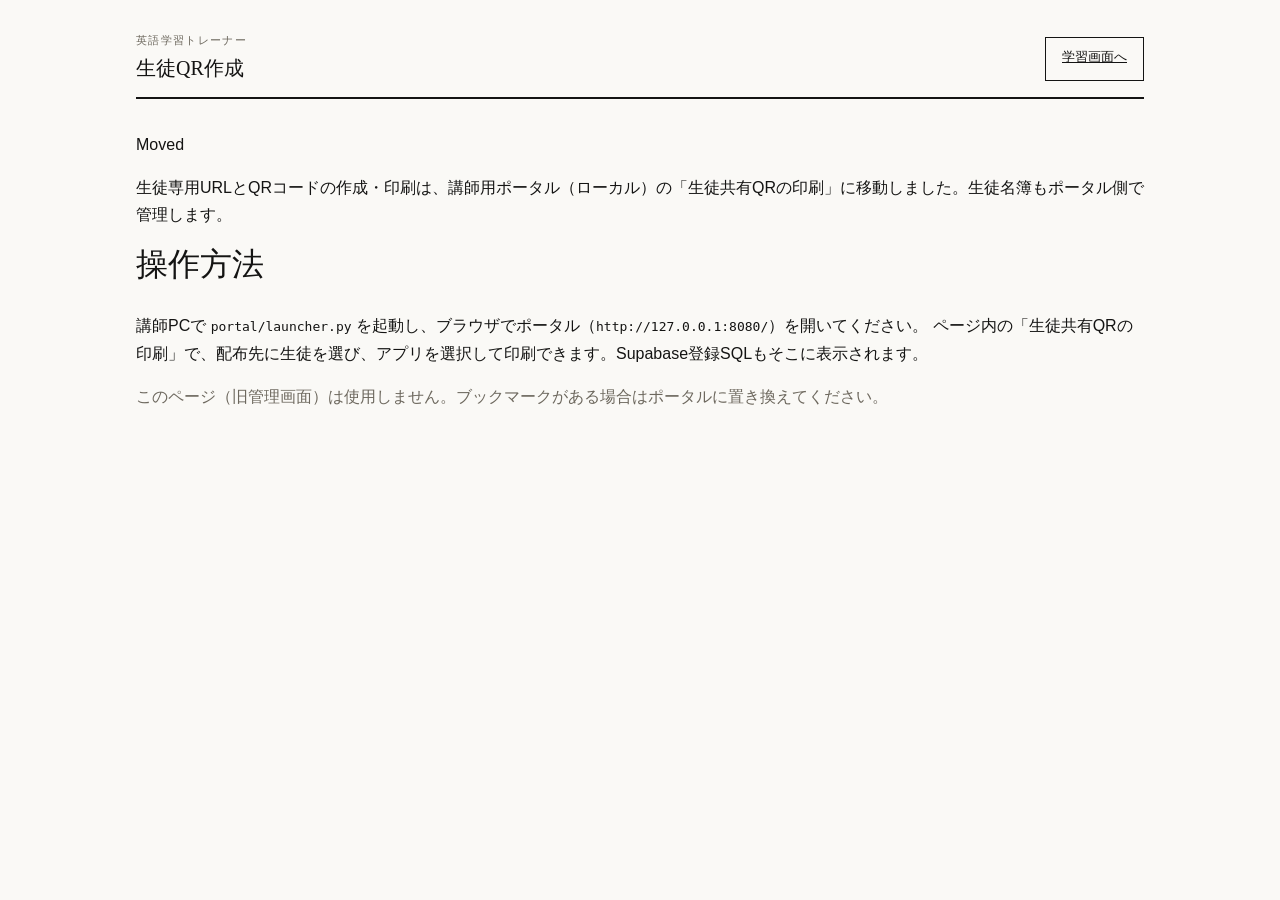
<file: admin.html>
<!DOCTYPE html>
<html lang="ja">
<head>
<meta charset="UTF-8">
<meta name="viewport" content="width=device-width, initial-scale=1.0">
<title>生徒QR作成（移動しました）</title>
<link rel="icon" href="data:,">
<link rel="stylesheet" href="shared/styles.css">
<meta name="robots" content="noindex">
</head>
<body>
<div class="appShell">
  <header class="appHeader">
    <div class="appHeader__row">
      <div class="appHeader__brand">
        <p class="eyebrow">英語学習トレーナー</p>
        <h1>生徒QR作成</h1>
      </div>
      <div class="appHeader__tools">
        <a class="ghostButton" href="index.html">学習画面へ</a>
      </div>
    </div>
  </header>

  <main>
    <section class="nextAction">
      <div>
        <p class="nextAction__label">Moved</p>
        <p>生徒専用URLとQRコードの作成・印刷は、講師用ポータル（ローカル）の「生徒共有QRの印刷」に移動しました。生徒名簿もポータル側で管理します。</p>
      </div>
    </section>

    <section>
      <h2>操作方法</h2>
      <p>講師PCで <code>portal/launcher.py</code> を起動し、ブラウザでポータル（<code>http://127.0.0.1:8080/</code>）を開いてください。
        ページ内の「生徒共有QRの印刷」で、配布先に生徒を選び、アプリを選択して印刷できます。Supabase登録SQLもそこに表示されます。</p>
      <p class="muted">このページ（旧管理画面）は使用しません。ブックマークがある場合はポータルに置き換えてください。</p>
    </section>
  </main>
</div>
</body>
</html>
</file>
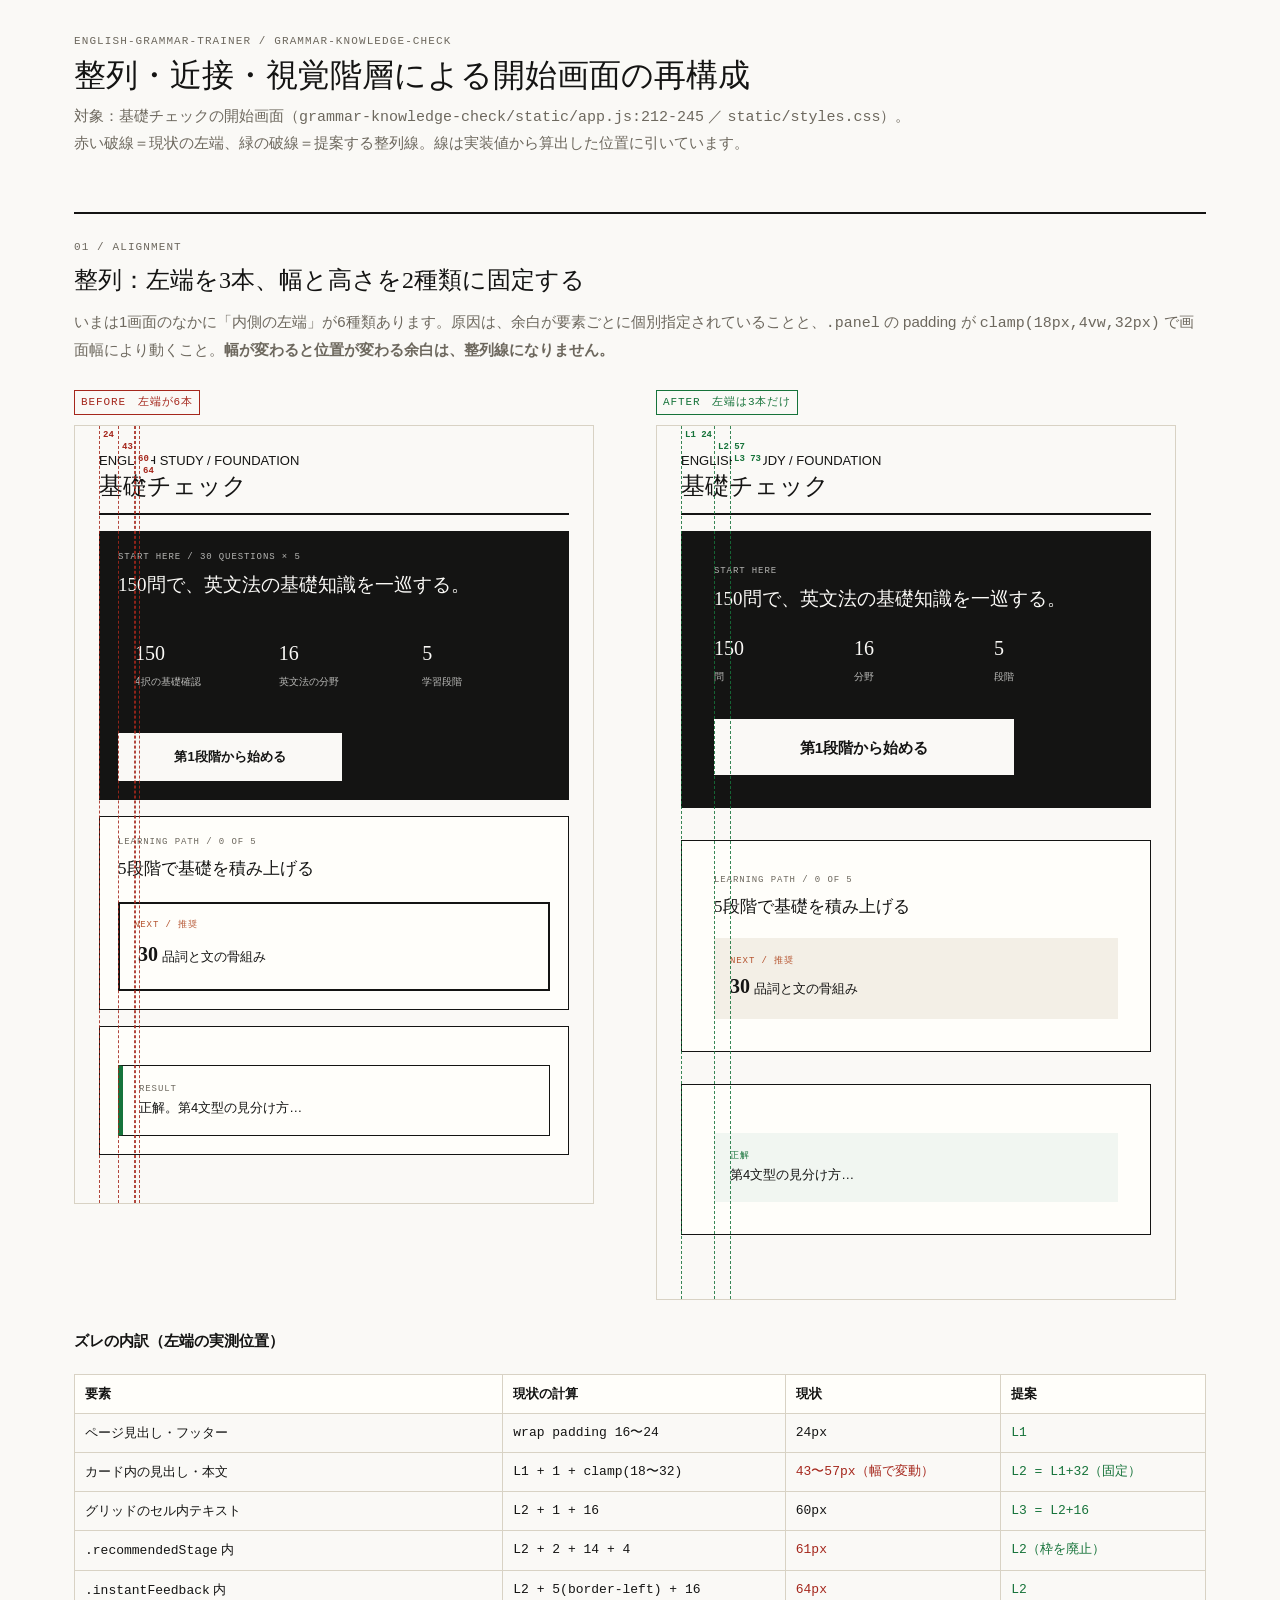
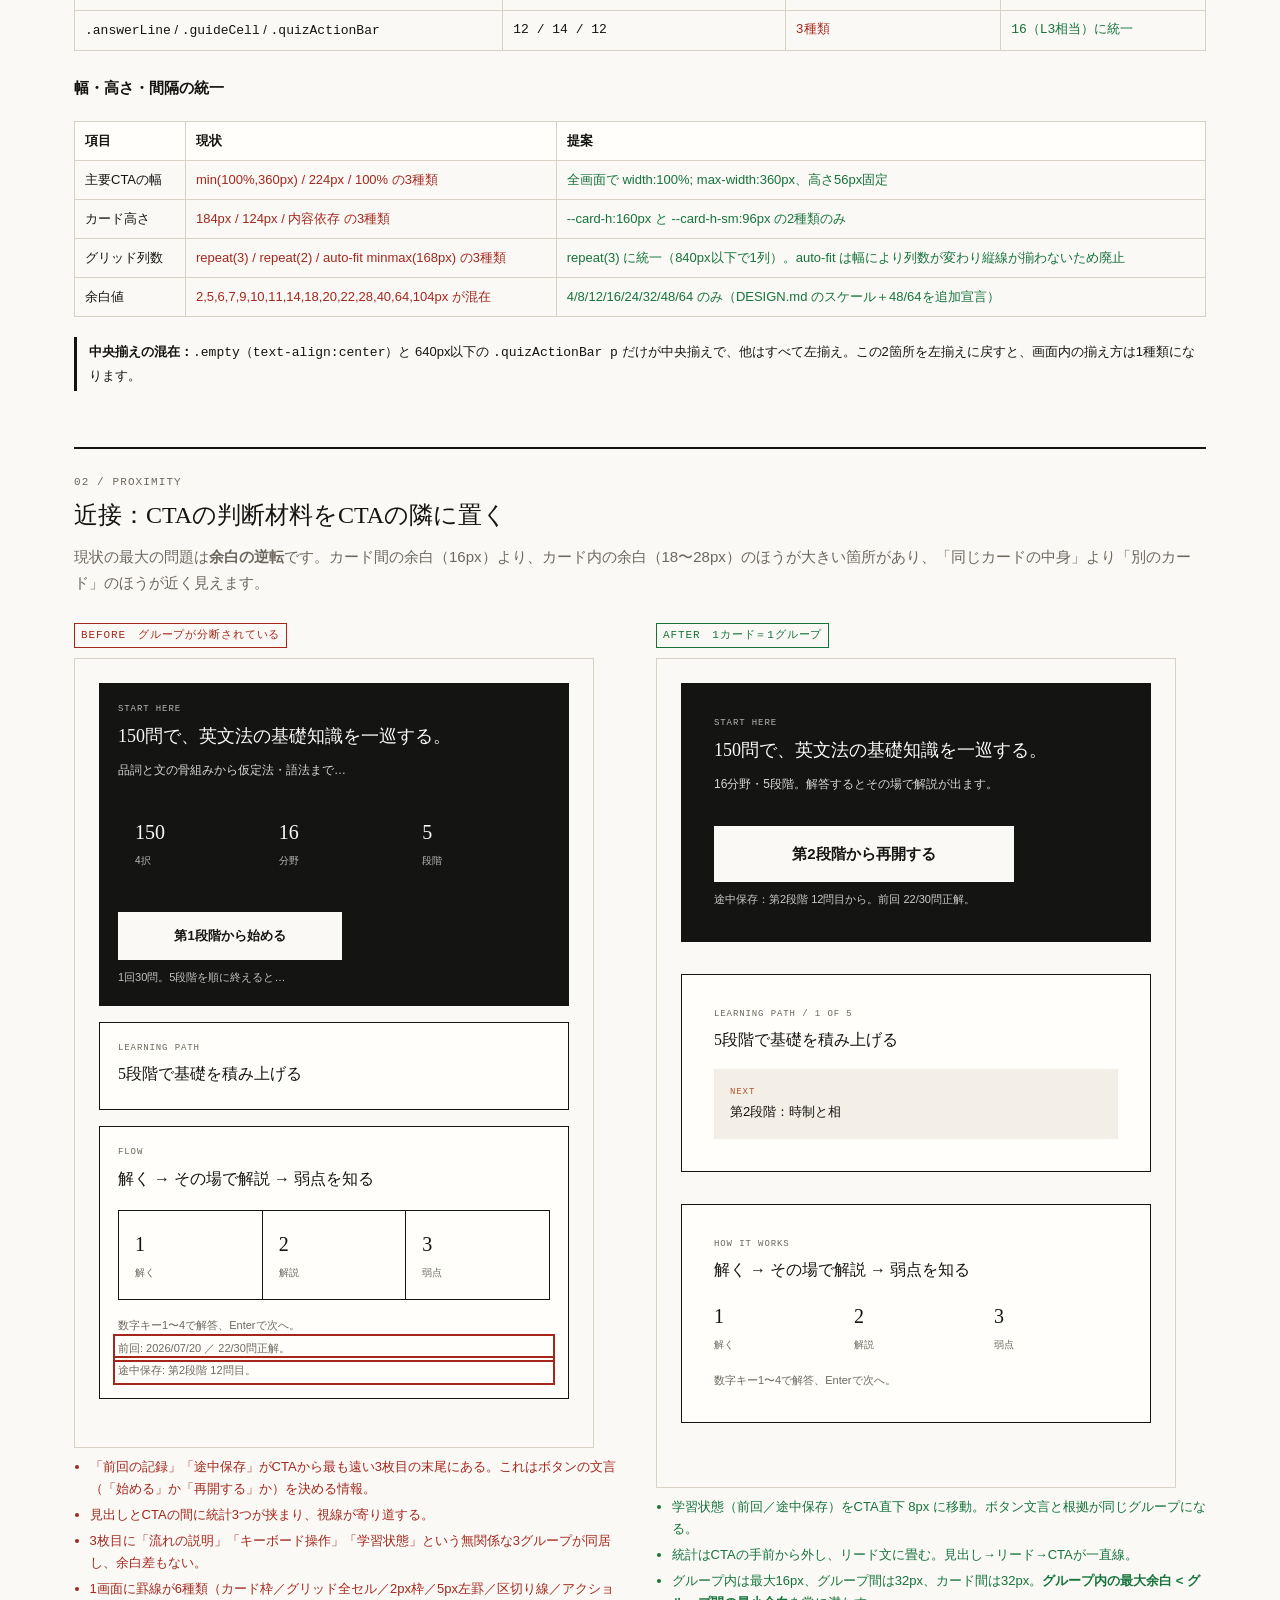
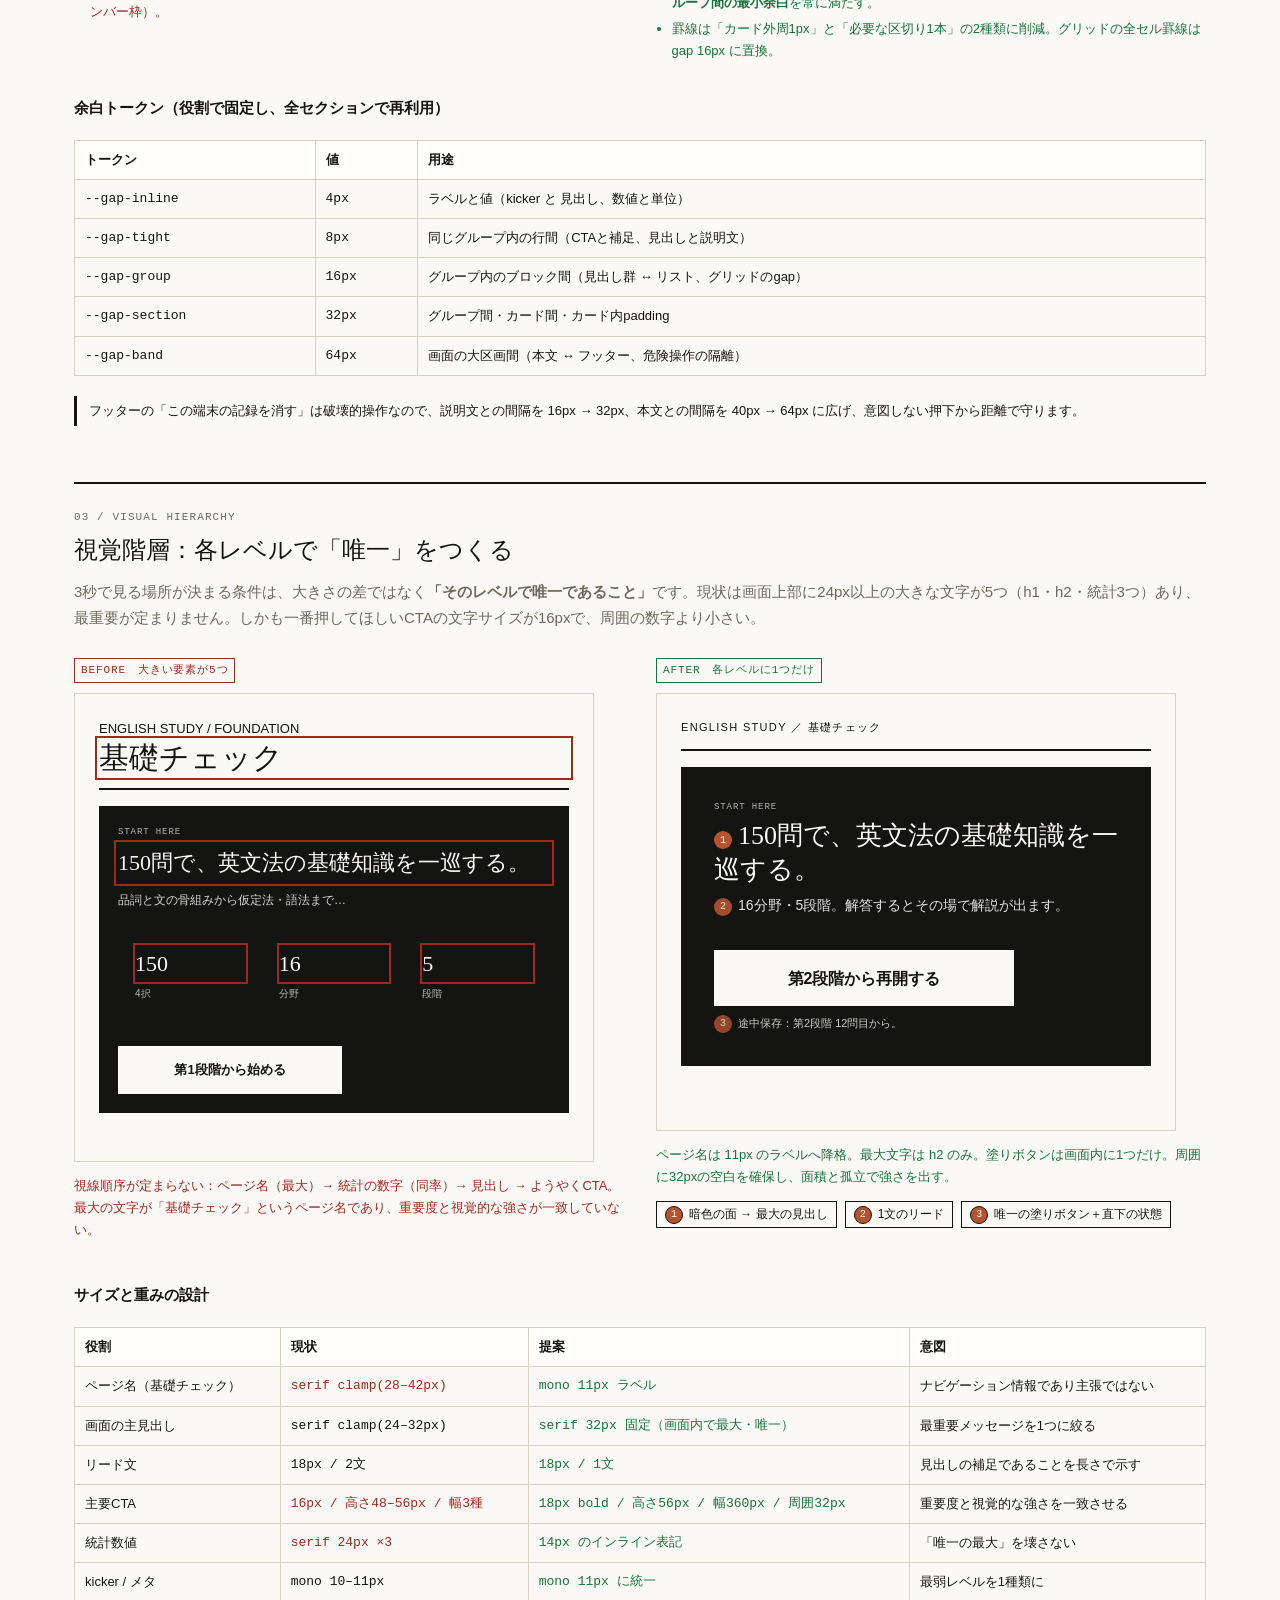
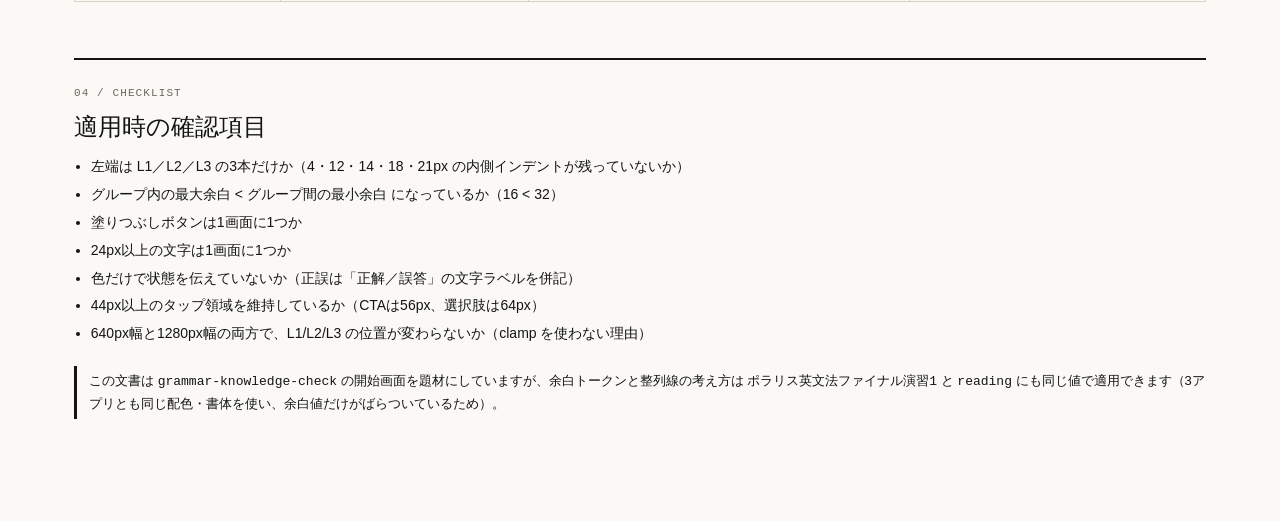
<file: docs/デザイン改善案_整列・近接・階層.html>
<!doctype html>
<html lang="ja">
<head>
<meta charset="utf-8">
<meta name="viewport" content="width=device-width, initial-scale=1">
<title>デザイン改善案｜整列・近接・視覚階層（基礎チェック 開始画面）</title>
<style>
:root{
  --ink:#141413; --parchment:#faf9f6; --paper:#fffefa; --line:#d8d2c4;
  --muted:#6d685e; --clay:#b5532e; --green:#16733a; --red:#a5271c;
  --sans:"Segoe UI","Hiragino Kaku Gothic ProN",Meiryo,sans-serif;
  --serif:Georgia,"Hiragino Mincho ProN","Yu Mincho",serif;
  --mono:"JetBrains Mono",Consolas,monospace;
  /* 提案する余白トークン（役割で固定） */
  --s1:4px; --s2:8px; --s3:12px; --s4:16px; --s5:24px; --s6:32px; --s7:48px; --s8:64px;
}
*{box-sizing:border-box}
body{margin:0;background:var(--parchment);color:var(--ink);font-family:var(--sans);line-height:1.7}
.page{max-width:1180px;margin:0 auto;padding:32px 24px 96px}
h1{font-family:var(--serif);font-size:32px;font-weight:500;line-height:1.25;margin:0 0 8px}
h2{font-family:var(--serif);font-size:24px;font-weight:500;margin:0 0 8px}
h3{font-size:15px;margin:0 0 8px}
.kicker{font-family:var(--mono);font-size:11px;letter-spacing:.1em;text-transform:uppercase;color:var(--muted);margin:0 0 4px}
.lede{font-size:15px;color:var(--muted);margin:0}
.band{border-top:2px solid var(--ink);margin-top:56px;padding-top:24px}
.pair{display:grid;grid-template-columns:repeat(2,minmax(0,1fr));gap:32px;margin-top:24px}
@media(max-width:900px){.pair{grid-template-columns:1fr}}
.col > .tag{display:inline-block;font-family:var(--mono);font-size:11px;letter-spacing:.08em;
  border:1px solid currentColor;padding:2px 6px;margin-bottom:10px}
.tag.before{color:var(--red)} .tag.after{color:var(--green)}

/* ---- 画面モック共通 ---- */
.screen{position:relative;background:var(--parchment);border:1px solid var(--line);
  width:100%;max-width:520px;font-size:13px;overflow:hidden}
.screen .inner{position:relative;z-index:1}
.rulers{position:absolute;inset:0;z-index:2;pointer-events:none}
.rulers i{position:absolute;top:0;bottom:0;width:0;border-left:1px dashed var(--red);opacity:.85}
.rulers.ok i{border-left-color:var(--green)}
.rulers b{position:absolute;top:2px;font-family:var(--mono);font-size:9px;font-style:normal;
  color:var(--red);background:var(--parchment);padding:0 2px}
.rulers.ok b{color:var(--green)}
.mock{padding:24px 24px 32px} /* L1 = 24px */
.mock .hdr{border-bottom:2px solid var(--ink);padding-bottom:12px;margin-bottom:16px}
.mock .hdr .name{font-family:var(--serif);font-size:24px;line-height:1.2}
.card{background:var(--paper);border:1px solid var(--ink)}
.card.dark{background:var(--ink);color:var(--parchment)}
.card .k{font-family:var(--mono);font-size:9px;letter-spacing:.1em;color:var(--muted)}
.card.dark .k{color:rgba(250,249,246,.7)}
.card h4{font-family:var(--serif);font-weight:500;margin:0}
.btn{display:inline-flex;align-items:center;justify-content:center;background:var(--ink);
  color:var(--parchment);border:1px solid var(--ink);font-weight:700}
.card.dark .btn{background:var(--parchment);color:var(--ink);border-color:var(--parchment)}
.tri{display:grid;grid-template-columns:repeat(3,1fr);border-left:1px solid var(--ink);border-top:1px solid var(--ink)}
.tri > div{border-right:1px solid var(--ink);border-bottom:1px solid var(--ink);padding:16px}
.tri strong{display:block;font-family:var(--serif);font-size:20px;font-weight:500}
.tri span{font-size:10px;color:var(--muted)}
.card.dark .tri span{color:rgba(250,249,246,.72)}

/* ---- Before 固有（実装値をそのまま再現） ---- */
.b .card{padding:18px;margin-bottom:16px}           /* clamp下限18px */
.b .rec{border:2px solid var(--ink);padding:14px;margin-top:18px}
.b .rec .in{padding:4px}
.b .fb{border:1px solid var(--ink);border-left:5px solid var(--green);padding:16px;margin-top:20px}
.b .tri{margin-top:18px}
.b .cta{margin-top:24px}
.b .btn{min-height:48px;padding:10px 22px;min-width:224px;font-size:13px}

/* ---- After 固有（トークン適用） ---- */
.a .card{padding:var(--s6);margin-bottom:var(--s6)}  /* L2 = 24+1+32 */
.a .rec{background:#f3efe6;padding:var(--s4);margin-top:var(--s4)}
.a .fb{background:#f1f6f1;padding:var(--s4);margin-top:var(--s4)}
.a .tri{margin-top:var(--s4);border:0;display:grid;grid-template-columns:repeat(3,1fr);gap:var(--s4)}
.a .tri > div{border:0;padding:0}
.a .cta{margin-top:var(--s6)}
.a .btn{min-height:56px;padding:12px 22px;width:100%;max-width:300px;font-size:15px}

/* ---- 表 ---- */
table{border-collapse:collapse;width:100%;margin-top:20px;font-size:13px}
th,td{border:1px solid var(--line);padding:8px 10px;text-align:left;vertical-align:top}
th{background:var(--paper);font-weight:600;white-space:nowrap}
td.n{font-family:var(--mono);white-space:nowrap}
.bad{color:var(--red)} .good{color:var(--green)}
ul{margin:8px 0 0;padding-left:1.2em} li{margin-bottom:4px}
.note{border-left:3px solid var(--ink);padding:4px 0 4px 12px;margin-top:20px;font-size:13px}
.gaze{display:flex;gap:8px;flex-wrap:wrap;margin-top:12px;font-size:12px}
.gaze span{border:1px solid var(--ink);padding:2px 8px}
.num{display:inline-flex;align-items:center;justify-content:center;width:18px;height:18px;
  border-radius:50%;background:var(--clay);color:#fff;font-family:var(--mono);font-size:10px;
  margin-right:6px;vertical-align:1px}
</style>
</head>
<body>
<div class="page">

<p class="kicker">english-grammar-trainer / grammar-knowledge-check</p>
<h1>整列・近接・視覚階層による開始画面の再構成</h1>
<p class="lede">対象：基礎チェックの開始画面（<code>grammar-knowledge-check/static/app.js:212-245</code> ／ <code>static/styles.css</code>）。<br>
赤い破線＝現状の左端、緑の破線＝提案する整列線。線は実装値から算出した位置に引いています。</p>

<!-- ================= 1. 整列 ================= -->
<section class="band">
  <p class="kicker">01 / Alignment</p>
  <h2>整列：左端を3本、幅と高さを2種類に固定する</h2>
  <p class="lede">いまは1画面のなかに「内側の左端」が6種類あります。原因は、余白が要素ごとに個別指定されていることと、<code>.panel</code> の padding が <code>clamp(18px,4vw,32px)</code> で画面幅により動くこと。<strong>幅が変わると位置が変わる余白は、整列線になりません。</strong></p>

  <div class="pair">
    <div class="col b">
      <span class="tag before">BEFORE　左端が6本</span>
      <div class="screen">
        <div class="rulers">
          <i style="left:24px"></i><b style="left:26px">24</b>
          <i style="left:43px"></i><b style="left:45px;top:14px">43</b>
          <i style="left:59px"></i><b style="left:61px;top:26px">60</b>
          <i style="left:60px"></i>
          <i style="left:64px"></i><b style="left:66px;top:38px">64</b>
        </div>
        <div class="inner mock">
          <div class="hdr"><div class="k">ENGLISH STUDY / FOUNDATION</div><div class="name">基礎チェック</div></div>
          <div class="card dark">
            <div class="k">START HERE / 30 QUESTIONS × 5</div>
            <h4 style="font-size:19px;margin-top:4px">150問で、英文法の基礎知識を一巡する。</h4>
            <div class="tri">
              <div><strong>150</strong><span>4択の基礎確認</span></div>
              <div><strong>16</strong><span>英文法の分野</span></div>
              <div><strong>5</strong><span>学習段階</span></div>
            </div>
            <div class="cta"><span class="btn">第1段階から始める</span></div>
          </div>
          <div class="card">
            <div class="k">LEARNING PATH / 0 OF 5</div>
            <h4 style="font-size:17px;margin-top:4px">5段階で基礎を積み上げる</h4>
            <div class="rec"><div class="k" style="color:var(--clay)">NEXT / 推奨</div>
              <div class="in"><strong style="font-family:var(--serif);font-size:20px">30</strong> 品詞と文の骨組み</div></div>
          </div>
          <div class="card">
            <div class="fb"><div class="k">RESULT</div>正解。第4文型の見分け方…</div>
          </div>
        </div>
      </div>
    </div>

    <div class="col a">
      <span class="tag after">AFTER　左端は3本だけ</span>
      <div class="screen">
        <div class="rulers ok">
          <i style="left:24px"></i><b style="left:26px">L1 24</b>
          <i style="left:57px"></i><b style="left:59px;top:14px">L2 57</b>
          <i style="left:73px"></i><b style="left:75px;top:26px">L3 73</b>
        </div>
        <div class="inner mock">
          <div class="hdr"><div class="k">ENGLISH STUDY / FOUNDATION</div><div class="name">基礎チェック</div></div>
          <div class="card dark">
            <div class="k">START HERE</div>
            <h4 style="font-size:19px;margin-top:4px">150問で、英文法の基礎知識を一巡する。</h4>
            <div class="tri">
              <div><strong>150</strong><span>問</span></div>
              <div><strong>16</strong><span>分野</span></div>
              <div><strong>5</strong><span>段階</span></div>
            </div>
            <div class="cta"><span class="btn">第1段階から始める</span></div>
          </div>
          <div class="card">
            <div class="k">LEARNING PATH / 0 OF 5</div>
            <h4 style="font-size:17px;margin-top:4px">5段階で基礎を積み上げる</h4>
            <div class="rec"><div class="k" style="color:var(--clay)">NEXT / 推奨</div>
              <strong style="font-family:var(--serif);font-size:20px">30</strong> 品詞と文の骨組み</div>
          </div>
          <div class="card">
            <div class="fb"><div class="k" style="color:var(--green)">正解</div>第4文型の見分け方…</div>
          </div>
        </div>
      </div>
    </div>
  </div>

  <h3 style="margin-top:28px">ズレの内訳（左端の実測位置）</h3>
  <table>
    <tr><th>要素</th><th>現状の計算</th><th>現状</th><th>提案</th></tr>
    <tr><td>ページ見出し・フッター</td><td class="n">wrap padding 16〜24</td><td class="n">24px</td><td class="n good">L1</td></tr>
    <tr><td>カード内の見出し・本文</td><td class="n">L1 + 1 + clamp(18〜32)</td><td class="n bad">43〜57px（幅で変動）</td><td class="n good">L2 = L1+32（固定）</td></tr>
    <tr><td>グリッドのセル内テキスト</td><td class="n">L2 + 1 + 16</td><td class="n">60px</td><td class="n good">L3 = L2+16</td></tr>
    <tr><td><code>.recommendedStage</code> 内</td><td class="n">L2 + 2 + 14 + 4</td><td class="n bad">61px</td><td class="n good">L2（枠を廃止）</td></tr>
    <tr><td><code>.instantFeedback</code> 内</td><td class="n">L2 + 5(border-left) + 16</td><td class="n bad">64px</td><td class="n good">L2</td></tr>
    <tr><td><code>.answerLine</code> / <code>.guideCell</code> / <code>.quizActionBar</code></td><td class="n">12 / 14 / 12</td><td class="n bad">3種類</td><td class="n good">16（L3相当）に統一</td></tr>
  </table>

  <h3 style="margin-top:24px">幅・高さ・間隔の統一</h3>
  <table>
    <tr><th>項目</th><th>現状</th><th>提案</th></tr>
    <tr><td>主要CTAの幅</td><td class="bad">min(100%,360px) / 224px / 100% の3種類</td><td class="good">全画面で width:100%; max-width:360px、高さ56px固定</td></tr>
    <tr><td>カード高さ</td><td class="bad">184px / 124px / 内容依存 の3種類</td><td class="good">--card-h:160px と --card-h-sm:96px の2種類のみ</td></tr>
    <tr><td>グリッド列数</td><td class="bad">repeat(3) / repeat(2) / auto-fit minmax(168px) の3種類</td><td class="good">repeat(3) に統一（840px以下で1列）。auto-fit は幅により列数が変わり縦線が揃わないため廃止</td></tr>
    <tr><td>余白値</td><td class="bad">2,5,6,7,9,10,11,14,18,20,22,28,40,64,104px が混在</td><td class="good">4/8/12/16/24/32/48/64 のみ（DESIGN.md のスケール＋48/64を追加宣言）</td></tr>
  </table>
  <p class="note"><strong>中央揃えの混在：</strong><code>.empty</code>（<code>text-align:center</code>）と 640px以下の <code>.quizActionBar p</code> だけが中央揃えで、他はすべて左揃え。この2箇所を左揃えに戻すと、画面内の揃え方は1種類になります。</p>
</section>

<!-- ================= 2. 近接 ================= -->
<section class="band">
  <p class="kicker">02 / Proximity</p>
  <h2>近接：CTAの判断材料をCTAの隣に置く</h2>
  <p class="lede">現状の最大の問題は<strong>余白の逆転</strong>です。カード間の余白（16px）より、カード内の余白（18〜28px）のほうが大きい箇所があり、「同じカードの中身」より「別のカード」のほうが近く見えます。</p>

  <div class="pair">
    <div class="col b">
      <span class="tag before">BEFORE　グループが分断されている</span>
      <div class="screen"><div class="inner mock">
        <div class="card dark" style="padding:18px;margin-bottom:16px">
          <div class="k">START HERE</div>
          <h4 style="font-size:18px;margin:4px 0 8px">150問で、英文法の基礎知識を一巡する。</h4>
          <div style="font-size:12px;opacity:.85">品詞と文の骨組みから仮定法・語法まで…</div>
          <div class="tri" style="margin-top:18px">
            <div><strong>150</strong><span>4択</span></div><div><strong>16</strong><span>分野</span></div><div><strong>5</strong><span>段階</span></div>
          </div>
          <div style="margin-top:24px"><span class="btn" style="min-height:48px;padding:10px 22px">第1段階から始める</span></div>
          <div style="font-size:11px;opacity:.76;margin-top:8px">1回30問。5段階を順に終えると…</div>
        </div>
        <div class="card" style="padding:18px;margin-bottom:16px">
          <div class="k">LEARNING PATH</div><h4 style="font-size:16px;margin:4px 0">5段階で基礎を積み上げる</h4>
        </div>
        <div class="card" style="padding:18px">
          <div class="k">FLOW</div><h4 style="font-size:16px;margin:4px 0 12px">解く → その場で解説 → 弱点を知る</h4>
          <div class="tri"><div><strong>1</strong><span>解く</span></div><div><strong>2</strong><span>解説</span></div><div><strong>3</strong><span>弱点</span></div></div>
          <div style="color:var(--muted);font-size:11px;margin-top:16px">数字キー1〜4で解答、Enterで次へ。</div>
          <div style="color:var(--muted);font-size:11px;margin-top:4px;outline:2px solid var(--red);outline-offset:3px">前回: 2026/07/20 ／ 22/30問正解。</div>
          <div style="color:var(--muted);font-size:11px;margin-top:4px;outline:2px solid var(--red);outline-offset:3px">途中保存: 第2段階 12問目。</div>
        </div>
      </div></div>
      <ul style="font-size:13px">
        <li class="bad">「前回の記録」「途中保存」がCTAから最も遠い3枚目の末尾にある。これはボタンの文言（「始める」か「再開する」か）を決める情報。</li>
        <li class="bad">見出しとCTAの間に統計3つが挟まり、視線が寄り道する。</li>
        <li class="bad">3枚目に「流れの説明」「キーボード操作」「学習状態」という無関係な3グループが同居し、余白差もない。</li>
        <li class="bad">1画面に罫線が6種類（カード枠／グリッド全セル／2px枠／5px左罫／区切り線／アクションバー枠）。</li>
      </ul>
    </div>

    <div class="col a">
      <span class="tag after">AFTER　1カード＝1グループ</span>
      <div class="screen"><div class="inner mock">
        <div class="card dark" style="padding:var(--s6);margin-bottom:var(--s6)">
          <div class="k">START HERE</div>
          <h4 style="font-size:18px;margin:var(--s1) 0 var(--s2)">150問で、英文法の基礎知識を一巡する。</h4>
          <div style="font-size:12px;opacity:.85">16分野・5段階。解答するとその場で解説が出ます。</div>
          <div style="margin-top:var(--s6)"><span class="btn" style="min-height:56px;padding:12px 22px;width:100%;max-width:300px;font-size:15px">第2段階から再開する</span></div>
          <div style="font-size:11px;opacity:.8;margin-top:var(--s2)">途中保存：第2段階 12問目から。前回 22/30問正解。</div>
        </div>
        <div class="card" style="padding:var(--s6);margin-bottom:var(--s6)">
          <div class="k">LEARNING PATH / 1 OF 5</div><h4 style="font-size:16px;margin:var(--s1) 0 var(--s4)">5段階で基礎を積み上げる</h4>
          <div style="background:#f3efe6;padding:var(--s4)"><div class="k" style="color:var(--clay)">NEXT</div>第2段階：時制と相</div>
        </div>
        <div class="card" style="padding:var(--s6)">
          <div class="k">HOW IT WORKS</div><h4 style="font-size:16px;margin:var(--s1) 0 var(--s4)">解く → その場で解説 → 弱点を知る</h4>
          <div class="tri" style="border:0;gap:var(--s4);margin-top:0"><div style="border:0;padding:0"><strong>1</strong><span>解く</span></div><div style="border:0;padding:0"><strong>2</strong><span>解説</span></div><div style="border:0;padding:0"><strong>3</strong><span>弱点</span></div></div>
          <div style="color:var(--muted);font-size:11px;margin-top:var(--s4)">数字キー1〜4で解答、Enterで次へ。</div>
        </div>
      </div></div>
      <ul style="font-size:13px">
        <li class="good">学習状態（前回／途中保存）をCTA直下 8px に移動。ボタン文言と根拠が同じグループになる。</li>
        <li class="good">統計はCTAの手前から外し、リード文に畳む。見出し→リード→CTAが一直線。</li>
        <li class="good">グループ内は最大16px、グループ間は32px、カード間は32px。<strong>グループ内の最大余白 &lt; グループ間の最小余白</strong>を常に満たす。</li>
        <li class="good">罫線は「カード外周1px」と「必要な区切り1本」の2種類に削減。グリッドの全セル罫線は gap 16px に置換。</li>
      </ul>
    </div>
  </div>

  <h3 style="margin-top:28px">余白トークン（役割で固定し、全セクションで再利用）</h3>
  <table>
    <tr><th>トークン</th><th>値</th><th>用途</th></tr>
    <tr><td class="n">--gap-inline</td><td class="n">4px</td><td>ラベルと値（kicker と 見出し、数値と単位）</td></tr>
    <tr><td class="n">--gap-tight</td><td class="n">8px</td><td>同じグループ内の行間（CTAと補足、見出しと説明文）</td></tr>
    <tr><td class="n">--gap-group</td><td class="n">16px</td><td>グループ内のブロック間（見出し群 ↔ リスト、グリッドのgap）</td></tr>
    <tr><td class="n">--gap-section</td><td class="n">32px</td><td>グループ間・カード間・カード内padding</td></tr>
    <tr><td class="n">--gap-band</td><td class="n">64px</td><td>画面の大区画間（本文 ↔ フッター、危険操作の隔離）</td></tr>
  </table>
  <p class="note">フッターの「この端末の記録を消す」は破壊的操作なので、説明文との間隔を 16px → 32px、本文との間隔を 40px → 64px に広げ、意図しない押下から距離で守ります。</p>
</section>

<!-- ================= 3. 視覚階層 ================= -->
<section class="band">
  <p class="kicker">03 / Visual hierarchy</p>
  <h2>視覚階層：各レベルで「唯一」をつくる</h2>
  <p class="lede">3秒で見る場所が決まる条件は、大きさの差ではなく<strong>「そのレベルで唯一であること」</strong>です。現状は画面上部に24px以上の大きな文字が5つ（h1・h2・統計3つ）あり、最重要が定まりません。しかも一番押してほしいCTAの文字サイズが16pxで、周囲の数字より小さい。</p>

  <div class="pair">
    <div class="col b">
      <span class="tag before">BEFORE　大きい要素が5つ</span>
      <div class="screen"><div class="inner mock">
        <div class="hdr"><div class="k">ENGLISH STUDY / FOUNDATION</div>
          <div class="name" style="font-size:30px;outline:2px solid var(--red);outline-offset:2px">基礎チェック</div></div>
        <div class="card dark" style="padding:18px">
          <div class="k">START HERE</div>
          <h4 style="font-size:22px;margin:4px 0 8px;outline:2px solid var(--red);outline-offset:2px">150問で、英文法の基礎知識を一巡する。</h4>
          <div style="font-size:12px;opacity:.85">品詞と文の骨組みから仮定法・語法まで…</div>
          <div class="tri" style="margin-top:18px">
            <div><strong style="font-size:22px;outline:2px solid var(--red)">150</strong><span>4択</span></div>
            <div><strong style="font-size:22px;outline:2px solid var(--red)">16</strong><span>分野</span></div>
            <div><strong style="font-size:22px;outline:2px solid var(--red)">5</strong><span>段階</span></div>
          </div>
          <div style="margin-top:24px"><span class="btn" style="min-height:48px;padding:10px 22px;font-size:13px">第1段階から始める</span></div>
        </div>
      </div></div>
      <p style="font-size:13px" class="bad">視線順序が定まらない：ページ名（最大）→ 統計の数字（同率）→ 見出し → ようやくCTA。最大の文字が「基礎チェック」というページ名であり、重要度と視覚的な強さが一致していない。</p>
    </div>

    <div class="col a">
      <span class="tag after">AFTER　各レベルに1つだけ</span>
      <div class="screen"><div class="inner mock">
        <div class="hdr"><div class="k" style="font-size:11px;letter-spacing:.12em">ENGLISH STUDY ／ 基礎チェック</div></div>
        <div class="card dark" style="padding:var(--s6)">
          <div class="k">START HERE</div>
          <h4 style="font-size:26px;margin:var(--s1) 0 var(--s2);line-height:1.3"><span class="num">1</span>150問で、英文法の基礎知識を一巡する。</h4>
          <div style="font-size:14px;opacity:.9"><span class="num">2</span>16分野・5段階。解答するとその場で解説が出ます。</div>
          <div style="margin-top:var(--s6)"><span class="btn" style="min-height:56px;padding:12px 22px;width:100%;max-width:300px;font-size:16px">第2段階から再開する</span></div>
          <div style="font-size:11px;opacity:.8;margin-top:var(--s2)"><span class="num">3</span>途中保存：第2段階 12問目から。</div>
        </div>
      </div></div>
      <p style="font-size:13px" class="good">ページ名は 11px のラベルへ降格。最大文字は h2 のみ。塗りボタンは画面内に1つだけ。周囲に32pxの空白を確保し、面積と孤立で強さを出す。</p>
      <div class="gaze">
        <span><span class="num">1</span>暗色の面 → 最大の見出し</span>
        <span><span class="num">2</span>1文のリード</span>
        <span><span class="num">3</span>唯一の塗りボタン＋直下の状態</span>
      </div>
    </div>
  </div>

  <h3 style="margin-top:28px">サイズと重みの設計</h3>
  <table>
    <tr><th>役割</th><th>現状</th><th>提案</th><th>意図</th></tr>
    <tr><td>ページ名（基礎チェック）</td><td class="n bad">serif clamp(28–42px)</td><td class="n good">mono 11px ラベル</td><td>ナビゲーション情報であり主張ではない</td></tr>
    <tr><td>画面の主見出し</td><td class="n">serif clamp(24–32px)</td><td class="n good">serif 32px 固定（画面内で最大・唯一）</td><td>最重要メッセージを1つに絞る</td></tr>
    <tr><td>リード文</td><td class="n">18px / 2文</td><td class="n good">18px / 1文</td><td>見出しの補足であることを長さで示す</td></tr>
    <tr><td>主要CTA</td><td class="n bad">16px / 高さ48–56px / 幅3種</td><td class="n good">18px bold / 高さ56px / 幅360px / 周囲32px</td><td>重要度と視覚的な強さを一致させる</td></tr>
    <tr><td>統計数値</td><td class="n bad">serif 24px ×3</td><td class="n good">14px のインライン表記</td><td>「唯一の最大」を壊さない</td></tr>
    <tr><td>kicker / メタ</td><td class="n">mono 10–11px</td><td class="n good">mono 11px に統一</td><td>最弱レベルを1種類に</td></tr>
  </table>
</section>

<section class="band">
  <p class="kicker">04 / Checklist</p>
  <h2>適用時の確認項目</h2>
  <ul style="font-size:14px">
    <li>左端は L1／L2／L3 の3本だけか（4・12・14・18・21px の内側インデントが残っていないか）</li>
    <li>グループ内の最大余白 &lt; グループ間の最小余白 になっているか（16 &lt; 32）</li>
    <li>塗りつぶしボタンは1画面に1つか</li>
    <li>24px以上の文字は1画面に1つか</li>
    <li>色だけで状態を伝えていないか（正誤は「正解／誤答」の文字ラベルを併記）</li>
    <li>44px以上のタップ領域を維持しているか（CTAは56px、選択肢は64px）</li>
    <li>640px幅と1280px幅の両方で、L1/L2/L3 の位置が変わらないか（clamp を使わない理由）</li>
  </ul>
  <p class="note">この文書は <code>grammar-knowledge-check</code> の開始画面を題材にしていますが、余白トークンと整列線の考え方は <code>ポラリス英文法ファイナル演習1</code> と <code>reading</code> にも同じ値で適用できます（3アプリとも同じ配色・書体を使い、余白値だけがばらついているため）。</p>
</section>

</div>
</body>
</html>
</file>
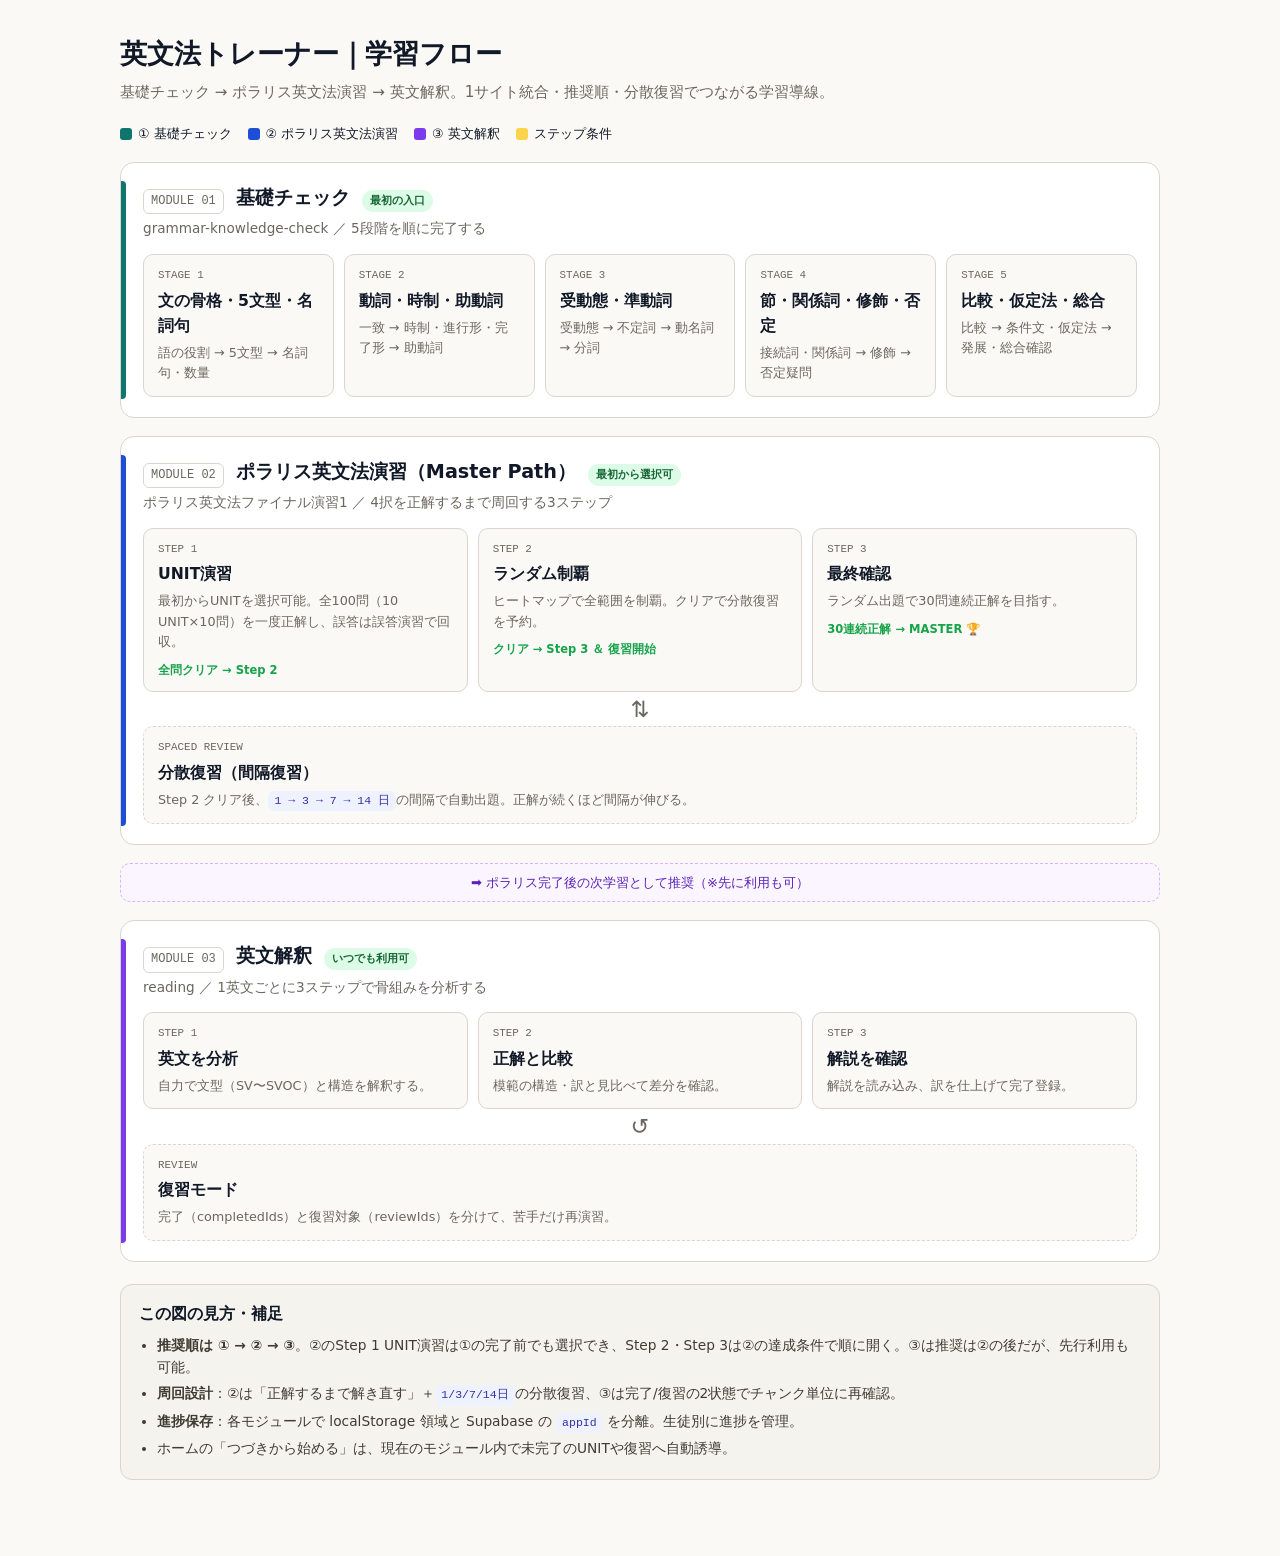
<file: docs/学習フロー.html>
<!DOCTYPE html>
<html lang="ja">
<head>
<meta charset="UTF-8">
<meta name="viewport" content="width=device-width, initial-scale=1.0">
<title>英文法トレーナー｜学習フロー図</title>
<style>
  :root{
    --ink:#141413; --paper:#FAF9F6; --surface:#FFFFFF;
    --line:#d9d6cf; --muted:#6b675f; --text:#111827;
    --ok:#16A34A; --warn:#D97706; --danger:#DC2626;
    --accent:#141413;
    --gk:#0f766e; --pol:#1d4ed8; --read:#7c3aed;
  }
  *{box-sizing:border-box}
  body{margin:0;background:var(--paper);color:var(--text);
    font-family:"Segoe UI","Hiragino Kaku Gothic ProN",system-ui,sans-serif;
    line-height:1.6;padding:32px 20px 80px}
  .wrap{max-width:1040px;margin:0 auto}
  header h1{font-size:1.7rem;margin:0 0 4px}
  header p{margin:0;color:var(--muted);font-size:.95rem}
  .legend{display:flex;gap:16px;flex-wrap:wrap;margin:20px 0 8px;font-size:.8rem}
  .legend span{display:inline-flex;align-items:center;gap:6px}
  .dot{width:12px;height:12px;border-radius:3px;display:inline-block}

  .module{background:var(--surface);border:1px solid var(--line);border-radius:14px;
    padding:20px 22px;margin:18px 0;position:relative}
  .module::before{content:"";position:absolute;left:0;top:18px;bottom:18px;width:5px;
    border-radius:0 4px 4px 0}
  .m-gk::before{background:var(--gk)} .m-pol::before{background:var(--pol)} .m-read::before{background:var(--read)}
  .m-head{display:flex;align-items:baseline;gap:12px;flex-wrap:wrap;margin-bottom:4px}
  .m-num{font-family:"JetBrains Mono",monospace;font-size:.75rem;color:var(--muted);
    border:1px solid var(--line);border-radius:6px;padding:2px 7px}
  .m-head h2{font-size:1.2rem;margin:0}
  .m-sub{color:var(--muted);font-size:.85rem;margin:2px 0 14px}
  .tag{font-size:.7rem;padding:2px 8px;border-radius:999px;font-weight:600}
  .tag-lock{background:#fef3c7;color:#92400e}
  .tag-open{background:#dcfce7;color:#166534}

  .steps{display:flex;gap:10px;flex-wrap:wrap}
  .step{flex:1;min-width:150px;background:var(--paper);border:1px solid var(--line);
    border-radius:10px;padding:12px 14px}
  .step .k{font-family:"JetBrains Mono",monospace;font-size:.68rem;color:var(--muted)}
  .step .t{font-weight:700;margin:3px 0 5px;font-size:.98rem}
  .step .d{font-size:.8rem;color:var(--muted)}
  .step .gate{margin-top:8px;font-size:.72rem;color:var(--ok);font-weight:600}

  .flowarrow{text-align:center;color:var(--muted);font-size:1.4rem;line-height:1;margin:6px 0}
  .gatebar{display:flex;align-items:center;justify-content:center;gap:8px;margin:14px 0;
    font-size:.82rem;color:#92400e;background:#fffbeb;border:1px dashed #fcd34d;
    border-radius:10px;padding:8px 14px}

  .note{background:#f5f3ee;border:1px solid var(--line);border-radius:12px;padding:16px 18px;margin-top:22px}
  .note h3{margin:0 0 8px;font-size:1rem}
  .note ul{margin:0;padding-left:18px;font-size:.86rem;color:#3f3b34}
  .note li{margin:4px 0}
  .pill{display:inline-block;font-family:"JetBrains Mono",monospace;font-size:.72rem;
    background:#eef2ff;color:#3730a3;border-radius:6px;padding:1px 6px}
  @media print{body{background:#fff;padding:0}.module{break-inside:avoid}}
</style>
</head>
<body>
<div class="wrap">
  <header>
    <h1>英文法トレーナー｜学習フロー</h1>
    <p>基礎チェック → ポラリス英文法演習 → 英文解釈。1サイト統合・推奨順・分散復習でつながる学習導線。</p>
  </header>

  <div class="legend">
    <span><i class="dot" style="background:var(--gk)"></i>① 基礎チェック</span>
    <span><i class="dot" style="background:var(--pol)"></i>② ポラリス英文法演習</span>
    <span><i class="dot" style="background:var(--read)"></i>③ 英文解釈</span>
    <span><i class="dot" style="background:#fcd34d"></i>ステップ条件</span>
  </div>

  <!-- Module 1 -->
  <section class="module m-gk">
    <div class="m-head">
      <span class="m-num">MODULE 01</span>
      <h2>基礎チェック</h2>
      <span class="tag tag-open">最初の入口</span>
    </div>
    <p class="m-sub">grammar-knowledge-check ／ 5段階を順に完了する</p>
    <div class="steps">
      <div class="step"><div class="k">STAGE 1</div><div class="t">文の骨格・5文型・名詞句</div><div class="d">語の役割 → 5文型 → 名詞句・数量</div></div>
      <div class="step"><div class="k">STAGE 2</div><div class="t">動詞・時制・助動詞</div><div class="d">一致 → 時制・進行形・完了形 → 助動詞</div></div>
      <div class="step"><div class="k">STAGE 3</div><div class="t">受動態・準動詞</div><div class="d">受動態 → 不定詞 → 動名詞 → 分詞</div></div>
      <div class="step"><div class="k">STAGE 4</div><div class="t">節・関係詞・修飾・否定</div><div class="d">接続詞・関係詞 → 修飾 → 否定疑問</div></div>
      <div class="step"><div class="k">STAGE 5</div><div class="t">比較・仮定法・総合</div><div class="d">比較 → 条件文・仮定法 → 発展・総合確認</div></div>
    </div>
  </section>

  <!-- Module 2 -->
  <section class="module m-pol">
    <div class="m-head">
      <span class="m-num">MODULE 02</span>
      <h2>ポラリス英文法演習（Master Path）</h2>
      <span class="tag tag-open">最初から選択可</span>
    </div>
    <p class="m-sub">ポラリス英文法ファイナル演習1 ／ 4択を正解するまで周回する3ステップ</p>
    <div class="steps">
      <div class="step"><div class="k">STEP 1</div><div class="t">UNIT演習</div><div class="d">最初からUNITを選択可能。全100問（10 UNIT×10問）を一度正解し、誤答は誤答演習で回収。</div><div class="gate">全問クリア → Step 2</div></div>
      <div class="step"><div class="k">STEP 2</div><div class="t">ランダム制覇</div><div class="d">ヒートマップで全範囲を制覇。クリアで分散復習を予約。</div><div class="gate">クリア → Step 3 ＆ 復習開始</div></div>
      <div class="step"><div class="k">STEP 3</div><div class="t">最終確認</div><div class="d">ランダム出題で30問連続正解を目指す。</div><div class="gate">30連続正解 → MASTER 🏆</div></div>
    </div>
    <div class="flowarrow">⇅</div>
    <div class="steps">
      <div class="step" style="border-style:dashed"><div class="k">SPACED REVIEW</div><div class="t">分散復習（間隔復習）</div><div class="d">Step 2 クリア後、<span class="pill">1 → 3 → 7 → 14 日</span>の間隔で自動出題。正解が続くほど間隔が伸びる。</div></div>
    </div>
  </section>

  <div class="gatebar" style="color:#5b21b6;background:#faf5ff;border-color:#d8b4fe">➡ ポラリス完了後の次学習として推奨（※先に利用も可）</div>

  <!-- Module 3 -->
  <section class="module m-read">
    <div class="m-head">
      <span class="m-num">MODULE 03</span>
      <h2>英文解釈</h2>
      <span class="tag tag-open">いつでも利用可</span>
    </div>
    <p class="m-sub">reading ／ 1英文ごとに3ステップで骨組みを分析する</p>
    <div class="steps">
      <div class="step"><div class="k">STEP 1</div><div class="t">英文を分析</div><div class="d">自力で文型（SV〜SVOC）と構造を解釈する。</div></div>
      <div class="step"><div class="k">STEP 2</div><div class="t">正解と比較</div><div class="d">模範の構造・訳と見比べて差分を確認。</div></div>
      <div class="step"><div class="k">STEP 3</div><div class="t">解説を確認</div><div class="d">解説を読み込み、訳を仕上げて完了登録。</div></div>
    </div>
    <div class="flowarrow">↺</div>
    <div class="steps">
      <div class="step" style="border-style:dashed"><div class="k">REVIEW</div><div class="t">復習モード</div><div class="d">完了（completedIds）と復習対象（reviewIds）を分けて、苦手だけ再演習。</div></div>
    </div>
  </section>

  <div class="note">
    <h3>この図の見方・補足</h3>
    <ul>
      <li><b>推奨順は ① → ② → ③</b>。②のStep 1 UNIT演習は①の完了前でも選択でき、Step 2・Step 3は②の達成条件で順に開く。③は推奨は②の後だが、先行利用も可能。</li>
      <li><b>周回設計</b>：②は「正解するまで解き直す」＋<span class="pill">1/3/7/14日</span>の分散復習、③は完了/復習の2状態でチャンク単位に再確認。</li>
      <li><b>進捗保存</b>：各モジュールで localStorage 領域と Supabase の <span class="pill">appId</span> を分離。生徒別に進捗を管理。</li>
      <li>ホームの「つづきから始める」は、現在のモジュール内で未完了のUNITや復習へ自動誘導。</li>
    </ul>
  </div>
</div>
</body>
</html>
</file>
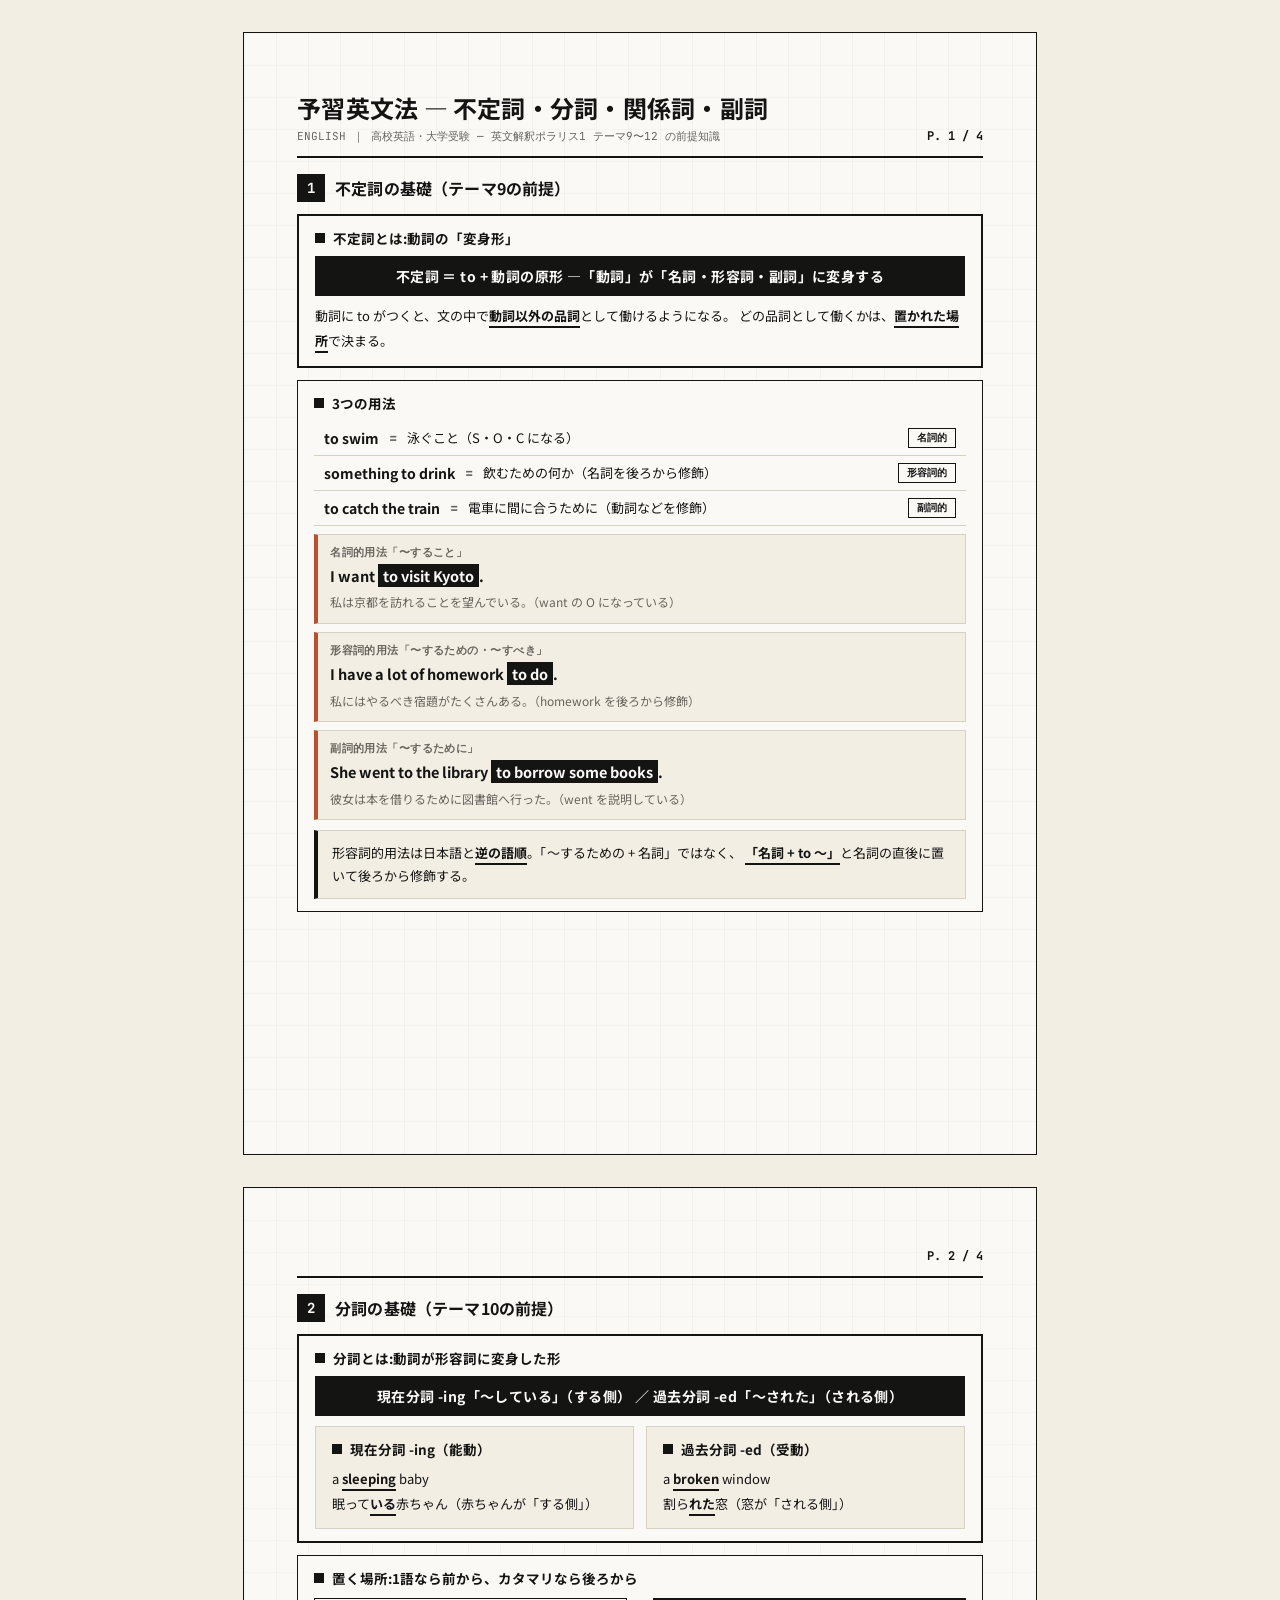
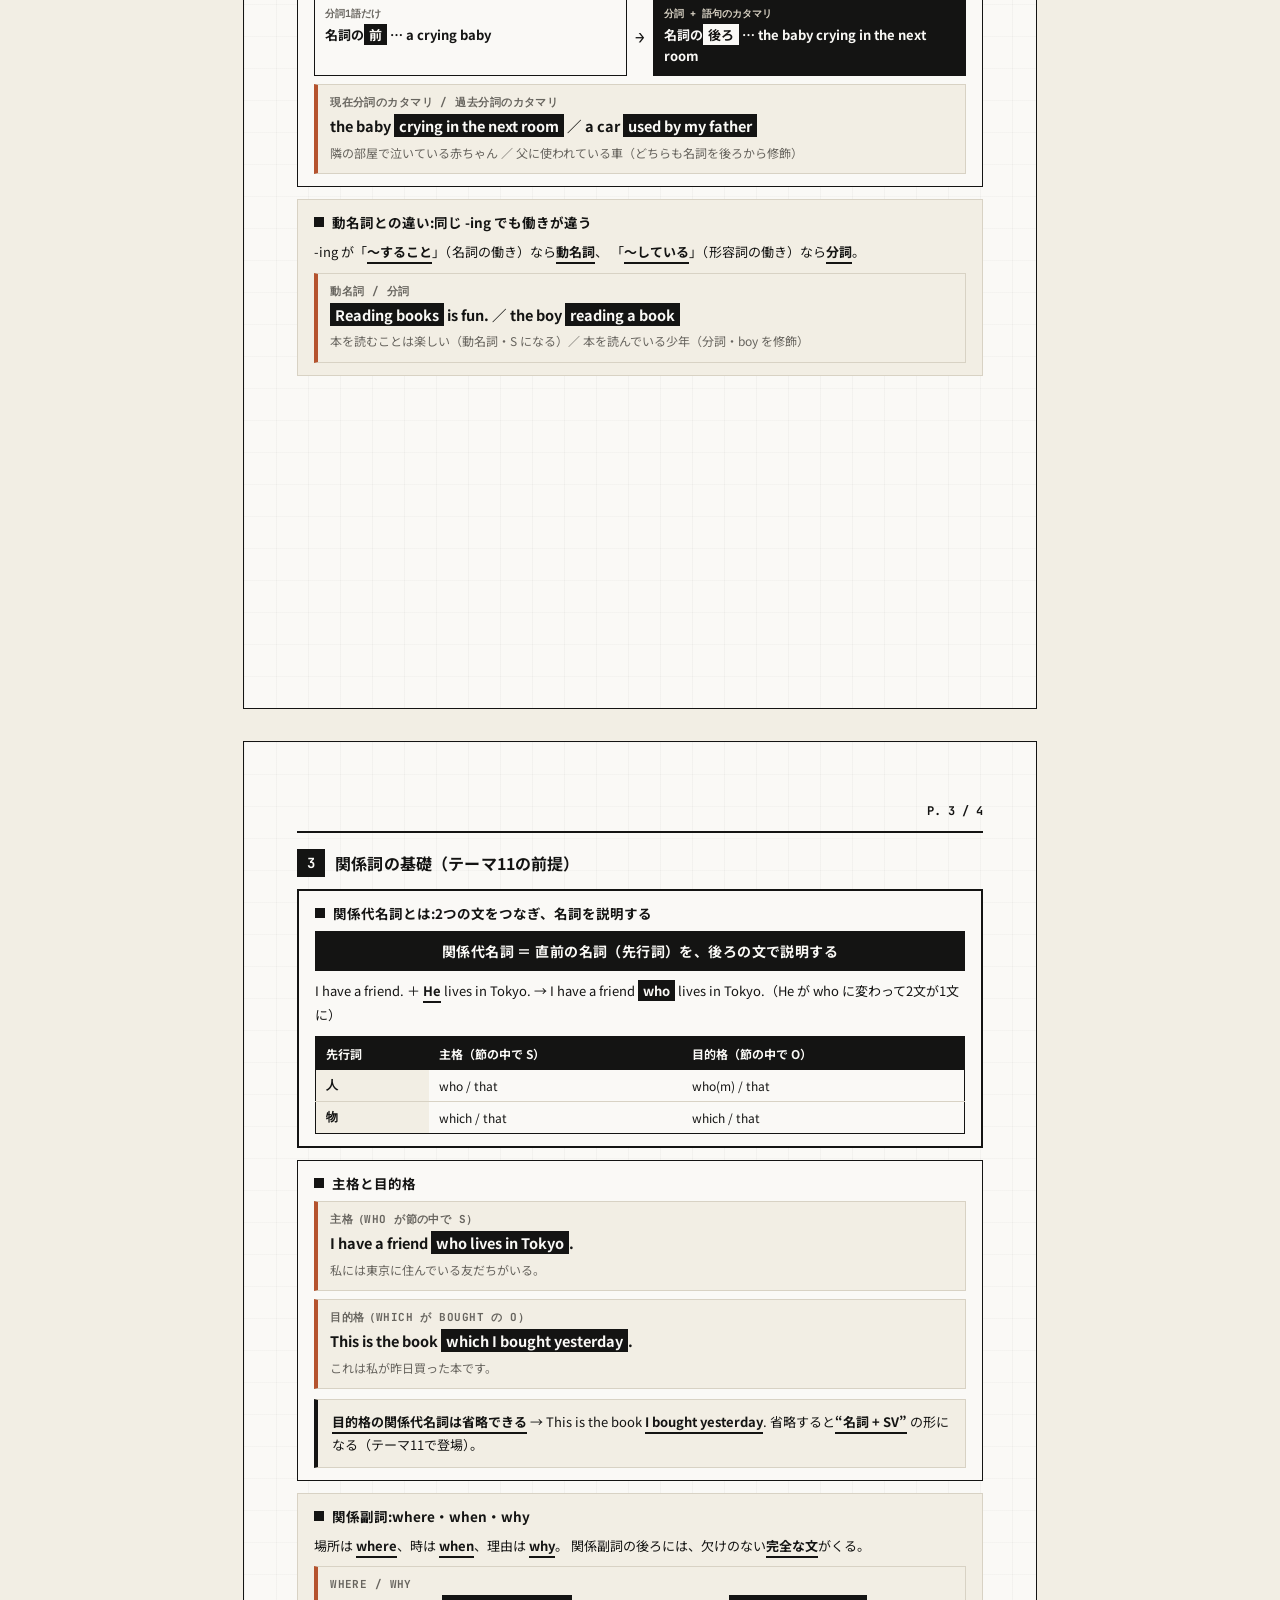
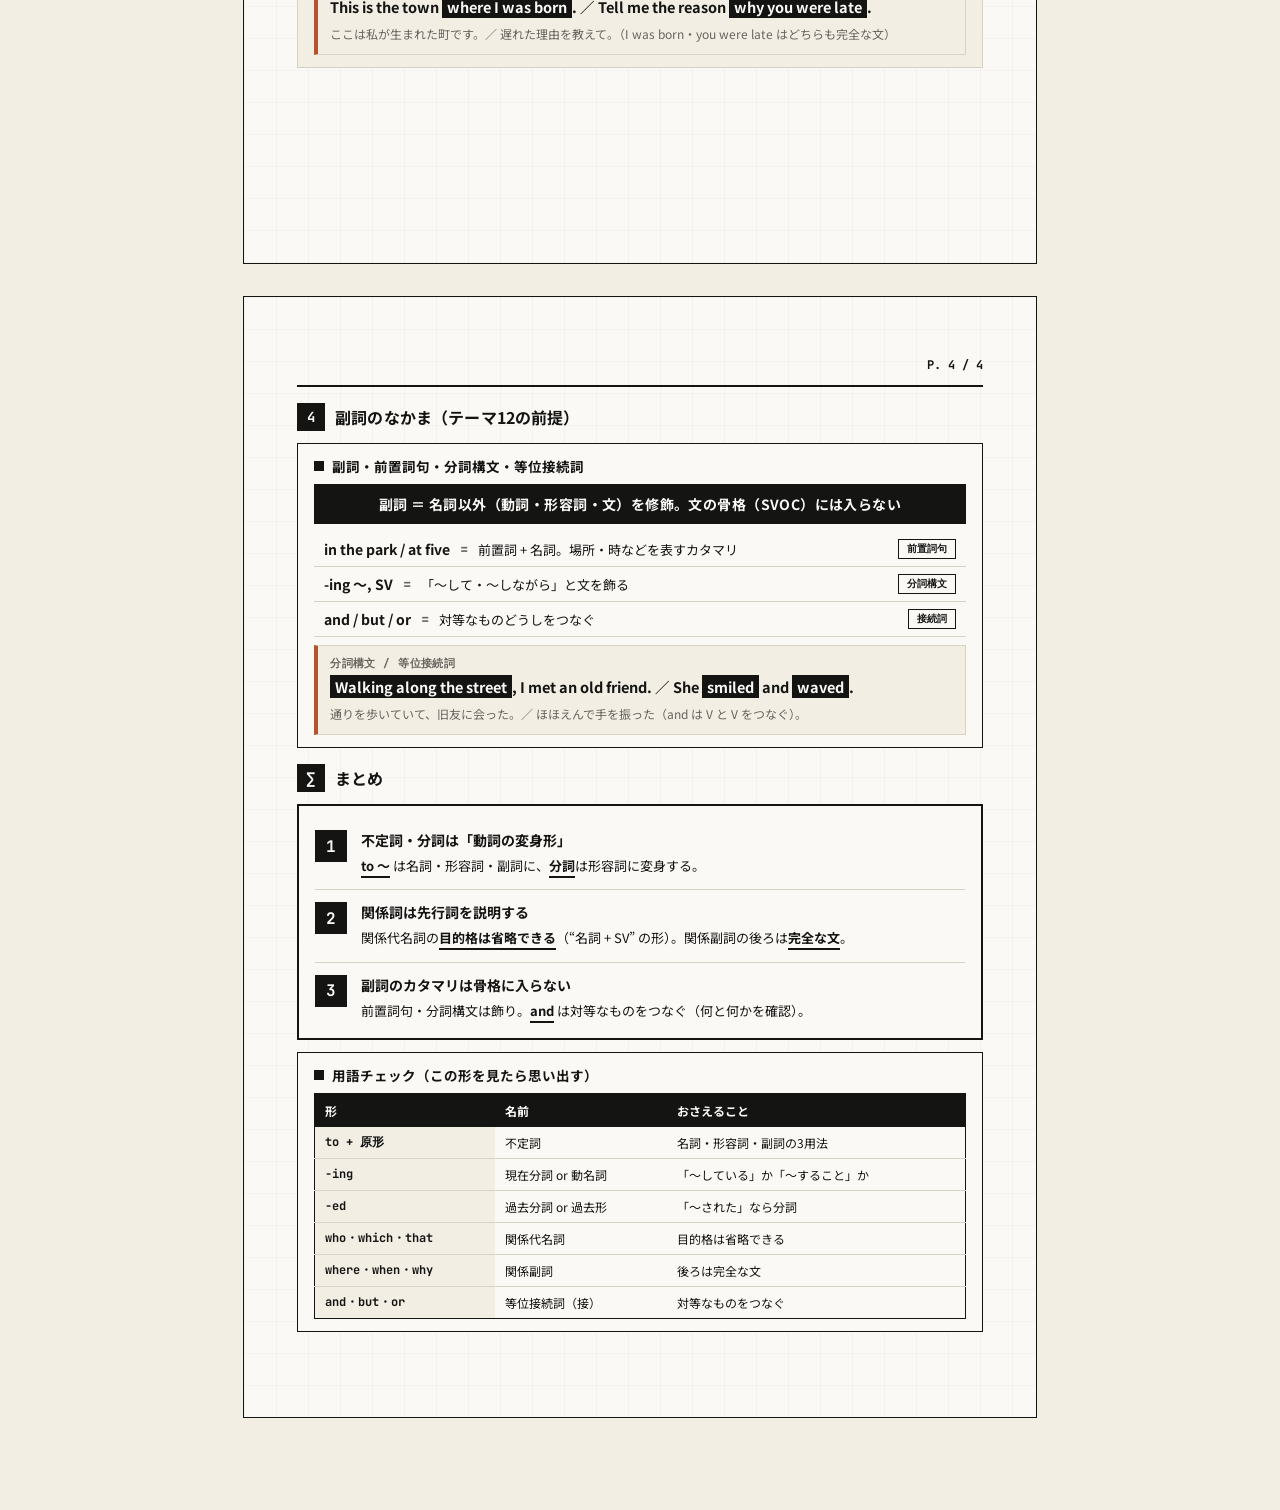
<file: reading/prints/theme09-12_yoshu_infographic.html>
<!DOCTYPE html>
<html lang="ja">
<head>
<meta charset="UTF-8">
<meta name="viewport" content="width=device-width, initial-scale=1.0">
<title>予習英文法 — 不定詞・分詞・関係詞・副詞｜ポラリス1 テーマ9〜12の前提知識</title>
<link rel="preconnect" href="https://fonts.googleapis.com">
<link rel="preconnect" href="https://fonts.gstatic.com" crossorigin>
<link href="https://fonts.googleapis.com/css2?family=Noto+Sans+JP:wght@400;500;700&family=JetBrains+Mono:wght@400;700&display=swap" rel="stylesheet">
<style>
/* ============================================================
   英文解釈トレーナー準拠 — claude デザイン言語
   アイボリー地・インク罫・影ゼロ・角丸0
   モノクロ印刷対応（accent クレイは例文左罫のみ）・A4縦向き 4ページ
   ============================================================ */
:root {
  --ivory: #faf9f6;
  --ink: #141413;
  --muted: #67645e;
  --line: #d8d2c4;
  --paper: #f2eee4;
  --clay: #b5532e;
}

*, *::before, *::after { box-sizing: border-box; margin: 0; padding: 0; }

html, body {
  background: var(--paper);
  color: var(--ink);
  font-family: 'Noto Sans JP', 'Yu Gothic', 'Hiragino Sans', system-ui, sans-serif;
}
body { padding: 0 0 60px; }

/* ── ページ共通 ── */
.page {
  width: 210mm;
  min-height: 297mm;
  padding: 16mm 14mm 18mm;
  margin: 32px auto;
  position: relative;
  background:
    linear-gradient(90deg, rgba(20,20,19,.03) 1px, transparent 1px),
    linear-gradient(180deg, rgba(20,20,19,.025) 1px, transparent 1px),
    var(--ivory);
  background-size: 32px 32px;
  border: 1px solid var(--ink);
}
.page-inner {
  position: relative;
  display: flex;
  flex-direction: column;
  gap: 12px;
}

/* ── ページヘッダー ── */
.ph {
  display: flex;
  justify-content: space-between;
  align-items: flex-end;
  border-bottom: 2px solid var(--ink);
  padding-bottom: 12px;
}
.ph h1 {
  font-weight: 700;
  font-size: 24px;
  letter-spacing: .01em;
  line-height: 1.25;
}
.ph .sub {
  font-family: 'JetBrains Mono', 'Cascadia Mono', monospace;
  font-size: 11px;
  color: var(--muted);
  text-transform: uppercase;
  margin-top: 6px;
}
.ph .num {
  font-family: 'JetBrains Mono', 'Cascadia Mono', monospace;
  font-size: 12px;
  font-weight: 700;
  text-transform: uppercase;
  flex-shrink: 0;
  margin-left: 12px;
}

/* ── セクション見出し ── */
.sec { display: flex; align-items: center; gap: 10px; margin-top: 4px; }
.sec-num {
  width: 28px; height: 28px;
  display: flex; align-items: center; justify-content: center;
  background: var(--ink); color: var(--ivory);
  font-family: 'JetBrains Mono', 'Cascadia Mono', monospace;
  font-size: 14px; font-weight: 700;
  flex-shrink: 0;
}
.sec-title { font-size: 16px; font-weight: 700; letter-spacing: .01em; }

/* ── カード ── */
.card { padding: 12px 16px; position: relative; background: var(--ivory); border: 1px solid var(--line); }
.card.bordered { border: 1px solid var(--ink); }
.card.important { border: 2px solid var(--ink); }
.card.gray { background: var(--paper); border: 1px solid var(--line); }

/* カード見出し（角ブロック付き） */
.card-title {
  font-weight: 700; font-size: 13.5px;
  margin-bottom: 8px;
  display: flex; align-items: center; gap: 8px;
}
.card-title::before {
  content: '';
  width: 10px; height: 10px;
  background: var(--ink);
  flex-shrink: 0;
}

/* ── テキスト ── */
.content { font-size: 13px; line-height: 1.9; }
.hl { font-weight: 700; border-bottom: 2px solid var(--ink); padding-bottom: 1px; }
.under { border-bottom: 2px solid var(--ink); padding-bottom: 1px; font-weight: 700; }

/* ── 公式ボックス（反転インク帯） ── */
.formula {
  background: var(--ink); color: var(--ivory);
  padding: 10px 14px;
  font-weight: 700; font-size: 14px;
  text-align: center; margin: 8px 0;
  letter-spacing: .03em;
}

/* ── 例文（クレイ左罫・ペーパー地） ── */
.example {
  background: var(--paper);
  border: 1px solid var(--line);
  border-left: 4px solid var(--clay);
  padding: 10px 12px;
  margin-top: 8px;
}
.example .lbl {
  font-family: 'JetBrains Mono', 'Cascadia Mono', monospace;
  font-size: 11px; color: var(--muted);
  font-weight: 700; text-transform: uppercase; letter-spacing: .04em;
}
.example .en { font-size: 14.5px; font-weight: 700; margin-top: 4px; line-height: 1.7; }
.example .ja { font-size: 12px; color: var(--muted); margin-top: 4px; line-height: 1.7; }

/* ── マーク（反転チップ） ── */
.mark { background: var(--ink); color: var(--ivory); padding: 1px 5px; font-weight: 700; }

/* ── フロー図 ── */
.flow {
  display: grid;
  grid-template-columns: 1fr auto 1fr auto 1fr;
  gap: 8px; margin-top: 10px;
  align-items: stretch;
}
.flow.two-step { grid-template-columns: 1fr auto 1fr; }
.flow .step { background: var(--ivory); border: 1px solid var(--ink); padding: 8px 10px; }
.flow .step.pos { background: var(--ink); color: var(--ivory); }
.flow .step.pos .mark { background: var(--ivory); color: var(--ink); }
.flow .step-lbl {
  font-family: 'JetBrains Mono', 'Cascadia Mono', monospace;
  font-size: 10px; font-weight: 700; text-transform: uppercase;
  color: var(--muted);
}
.flow .step.pos .step-lbl { color: var(--line); }
.flow .step-body { font-weight: 700; font-size: 13px; margin-top: 4px; line-height: 1.6; }
.flow .arrow {
  display: flex; align-items: center; justify-content: center;
  font-family: 'JetBrains Mono', 'Cascadia Mono', monospace;
  font-size: 16px; font-weight: 700;
}
.flow .arrow.vert { flex-direction: column; gap: 2px; font-size: 13px; }
.flow .arrow.vert .back { font-size: 12px; color: var(--muted); }

/* ── フレーズ行 ── */
.phrase {
  display: grid;
  grid-template-columns: auto auto 1fr auto;
  gap: 10px; align-items: center;
  padding: 7px 10px;
  border-bottom: 1px solid var(--line);
}
.phrase:last-child { border-bottom: none; }
.phrase-en { font-weight: 700; font-size: 14px; }
.phrase-eq {
  font-family: 'JetBrains Mono', 'Cascadia Mono', monospace;
  font-size: 14px; font-weight: 700; color: var(--muted);
}
.phrase-ja { font-size: 13px; }
.phrase-tag {
  font-family: 'JetBrains Mono', 'Cascadia Mono', monospace;
  font-size: 10px; font-weight: 700;
  padding: 2px 8px;
  border: 1px solid var(--ink);
  text-transform: uppercase;
}

/* ── 補足メモ（左インク罫のノート） ── */
.sticky {
  background: var(--paper);
  border: 1px solid var(--line);
  border-left: 4px solid var(--ink);
  padding: 10px 14px;
  font-size: 13px; line-height: 1.8;
}

/* ── 2カラム ── */
.twocol { display: grid; grid-template-columns: 1fr 1fr; gap: 12px; }

/* ── まとめリスト ── */
.sum {
  display: flex; gap: 14px;
  padding: 12px 0;
  border-bottom: 1px solid var(--line);
}
.sum:last-child { border-bottom: none; padding-bottom: 4px; }
.sum-n {
  width: 32px; height: 32px;
  background: var(--ink); color: var(--ivory);
  font-family: 'JetBrains Mono', 'Cascadia Mono', monospace;
  font-weight: 700; font-size: 16px;
  display: flex; align-items: center; justify-content: center;
  flex-shrink: 0;
}
.sum-h { font-weight: 700; font-size: 14px; margin-bottom: 4px; }
.sum-t { font-size: 13px; line-height: 1.8; }

/* ── 表 ── */
table {
  width: 100%; border-collapse: collapse;
  font-size: 12px;
  background: var(--ivory);
  border: 1px solid var(--ink);
}
th {
  background: var(--ink); color: var(--ivory);
  padding: 8px 10px; text-align: left;
  font-weight: 700;
}
td {
  padding: 7px 10px;
  border-bottom: 1px solid var(--line);
  vertical-align: top;
}
tr:last-child td { border-bottom: none; }
td:first-child {
  background: var(--paper);
  font-family: 'JetBrains Mono', 'Cascadia Mono', monospace;
  font-weight: 700;
  white-space: nowrap;
}

/* ── QRコード ── */
.qr {
  display: flex; gap: 14px; align-items: center;
  padding: 10px 14px;
  background: var(--ivory);
  border: 1px solid var(--ink);
}
.qr img { width: 64px; height: 64px; flex-shrink: 0; }
.qr .qr-t { font-weight: 700; font-size: 14px; }
.qr .qr-d { font-size: 11px; color: var(--muted); margin-top: 2px; line-height: 1.6; }

/* ── 注釈（中央揃えmonoラベル） ── */
.note-center {
  text-align: center;
  font-family: 'JetBrains Mono', 'Cascadia Mono', monospace;
  font-size: 11px; text-transform: uppercase;
  color: var(--muted);
  margin-top: 8px;
}

/* ── 印刷 ── */
@page { size: A4 portrait; margin: 0; }
@media print {
  html, body { background: #fff !important; }
  .page {
    width: 210mm !important;
    min-height: unset !important;
    height: 297mm !important;
    overflow: hidden !important;
    margin: 0 !important;
    border: none !important;
    page-break-after: always;
    break-after: page;
    padding: 16mm 14mm 18mm !important;
  }
  * { -webkit-print-color-adjust: exact !important;
      print-color-adjust: exact !important; }
}
</style>
</head>
<body>

<!-- ============ PAGE 1 ============ -->
<div class="page">
  <div class="page-inner">

    <div class="ph">
      <div>
        <h1>予習英文法 — 不定詞・分詞・関係詞・副詞</h1>
        <div class="sub">English ｜ 高校英語・大学受験 — 英文解釈ポラリス1 テーマ9〜12 の前提知識</div>
      </div>
      <div class="num">P. 1 / 4</div>
    </div>

    <div class="sec">
      <div class="sec-num">1</div>
      <div class="sec-title">不定詞の基礎（テーマ9の前提）</div>
    </div>

    <div class="card important">
      <div class="card-title">不定詞とは:動詞の「変身形」</div>
      <div class="formula">不定詞 ＝ to + 動詞の原形 —「動詞」が「名詞・形容詞・副詞」に変身する</div>
      <div class="content">
        動詞に to がつくと、文の中で<span class="under">動詞以外の品詞</span>として働けるようになる。
        どの品詞として働くかは、<span class="hl">置かれた場所</span>で決まる。
      </div>
    </div>

    <div class="card bordered">
      <div class="card-title">3つの用法</div>
      <div class="phrase">
        <div class="phrase-en">to swim</div>
        <div class="phrase-eq">=</div>
        <div class="phrase-ja">泳ぐこと（S・O・C になる）</div>
        <div class="phrase-tag">名詞的</div>
      </div>
      <div class="phrase">
        <div class="phrase-en">something to drink</div>
        <div class="phrase-eq">=</div>
        <div class="phrase-ja">飲むための何か（名詞を後ろから修飾）</div>
        <div class="phrase-tag">形容詞的</div>
      </div>
      <div class="phrase">
        <div class="phrase-en">to catch the train</div>
        <div class="phrase-eq">=</div>
        <div class="phrase-ja">電車に間に合うために（動詞などを修飾）</div>
        <div class="phrase-tag">副詞的</div>
      </div>
      <div class="example">
        <div class="lbl">名詞的用法「〜すること」</div>
        <div class="en">I want <span class="mark">to visit Kyoto</span>.</div>
        <div class="ja">私は京都を訪れることを望んでいる。（want の O になっている）</div>
      </div>
      <div class="example">
        <div class="lbl">形容詞的用法「〜するための・〜すべき」</div>
        <div class="en">I have a lot of homework <span class="mark">to do</span>.</div>
        <div class="ja">私にはやるべき宿題がたくさんある。（homework を後ろから修飾）</div>
      </div>
      <div class="example">
        <div class="lbl">副詞的用法「〜するために」</div>
        <div class="en">She went to the library <span class="mark">to borrow some books</span>.</div>
        <div class="ja">彼女は本を借りるために図書館へ行った。（went を説明している）</div>
      </div>
      <div class="sticky" style="margin-top:10px;">
        形容詞的用法は日本語と<span class="hl">逆の語順</span>。「〜するための + 名詞」ではなく、
        <span class="hl">「名詞 + to 〜」</span>と名詞の直後に置いて後ろから修飾する。
      </div>
    </div>

  </div>
</div>

<!-- ============ PAGE 2 ============ -->
<div class="page">
  <div class="page-inner">

    <div class="ph">
      <div></div>
      <div class="num">P. 2 / 4</div>
    </div>

    <div class="sec">
      <div class="sec-num">2</div>
      <div class="sec-title">分詞の基礎（テーマ10の前提）</div>
    </div>

    <div class="card important">
      <div class="card-title">分詞とは:動詞が形容詞に変身した形</div>
      <div class="formula">現在分詞 -ing「〜している」（する側） ／ 過去分詞 -ed「〜された」（される側）</div>
      <div class="twocol" style="margin-top:10px;">
        <div class="card gray">
          <div class="card-title">現在分詞 -ing（能動）</div>
          <div class="content">
            a <span class="hl">sleeping</span> baby<br>
            眠って<span class="under">いる</span>赤ちゃん（赤ちゃんが「する側」）
          </div>
        </div>
        <div class="card gray">
          <div class="card-title">過去分詞 -ed（受動）</div>
          <div class="content">
            a <span class="hl">broken</span> window<br>
            割ら<span class="under">れた</span>窓（窓が「される側」）
          </div>
        </div>
      </div>
    </div>

    <div class="card bordered">
      <div class="card-title">置く場所:1語なら前から、カタマリなら後ろから</div>
      <div class="flow two-step">
        <div class="step">
          <div class="step-lbl">分詞1語だけ</div>
          <div class="step-body">名詞の<span class="mark">前</span> … a crying baby</div>
        </div>
        <div class="arrow">→</div>
        <div class="step pos">
          <div class="step-lbl">分詞 + 語句のカタマリ</div>
          <div class="step-body">名詞の<span class="mark">後ろ</span> … the baby crying in the next room</div>
        </div>
      </div>
      <div class="example">
        <div class="lbl">現在分詞のカタマリ / 過去分詞のカタマリ</div>
        <div class="en">the baby <span class="mark">crying in the next room</span> ／ a car <span class="mark">used by my father</span></div>
        <div class="ja">隣の部屋で泣いている赤ちゃん ／ 父に使われている車（どちらも名詞を後ろから修飾）</div>
      </div>
    </div>

    <div class="card gray">
      <div class="card-title">動名詞との違い:同じ -ing でも働きが違う</div>
      <div class="content">
        -ing が「<span class="hl">〜すること</span>」（名詞の働き）なら<span class="under">動名詞</span>、
        「<span class="hl">〜している</span>」（形容詞の働き）なら<span class="under">分詞</span>。
      </div>
      <div class="example">
        <div class="lbl">動名詞 / 分詞</div>
        <div class="en"><span class="mark">Reading books</span> is fun. ／ the boy <span class="mark">reading a book</span></div>
        <div class="ja">本を読むことは楽しい（動名詞・S になる）／ 本を読んでいる少年（分詞・boy を修飾）</div>
      </div>
    </div>

  </div>
</div>

<!-- ============ PAGE 3 ============ -->
<div class="page">
  <div class="page-inner">

    <div class="ph">
      <div></div>
      <div class="num">P. 3 / 4</div>
    </div>

    <div class="sec">
      <div class="sec-num">3</div>
      <div class="sec-title">関係詞の基礎（テーマ11の前提）</div>
    </div>

    <div class="card important">
      <div class="card-title">関係代名詞とは:2つの文をつなぎ、名詞を説明する</div>
      <div class="formula">関係代名詞 ＝ 直前の名詞（先行詞）を、後ろの文で説明する</div>
      <div class="content">
        I have a friend. ＋ <span class="hl">He</span> lives in Tokyo.
        → I have a friend <span class="mark">who</span> lives in Tokyo.（He が who に変わって2文が1文に）
      </div>
      <table style="margin-top:8px;">
        <thead>
          <tr><th>先行詞</th><th>主格（節の中で S）</th><th>目的格（節の中で O）</th></tr>
        </thead>
        <tbody>
          <tr>
            <td>人</td>
            <td>who / that</td>
            <td>who(m) / that</td>
          </tr>
          <tr>
            <td>物</td>
            <td>which / that</td>
            <td>which / that</td>
          </tr>
        </tbody>
      </table>
    </div>

    <div class="card bordered">
      <div class="card-title">主格と目的格</div>
      <div class="example">
        <div class="lbl">主格（who が節の中で S）</div>
        <div class="en">I have a friend <span class="mark">who lives in Tokyo</span>.</div>
        <div class="ja">私には東京に住んでいる友だちがいる。</div>
      </div>
      <div class="example">
        <div class="lbl">目的格（which が bought の O）</div>
        <div class="en">This is the book <span class="mark">which I bought yesterday</span>.</div>
        <div class="ja">これは私が昨日買った本です。</div>
      </div>
      <div class="sticky" style="margin-top:10px;">
        <span class="hl">目的格の関係代名詞は省略できる</span> → This is the book <span class="under">I bought yesterday</span>.
        省略すると<span class="hl">“名詞 + SV”</span> の形になる（テーマ11で登場）。
      </div>
    </div>

    <div class="card gray">
      <div class="card-title">関係副詞:where・when・why</div>
      <div class="content">
        場所は <span class="hl">where</span>、時は <span class="hl">when</span>、理由は <span class="hl">why</span>。
        関係副詞の後ろには、欠けのない<span class="under">完全な文</span>がくる。
      </div>
      <div class="example">
        <div class="lbl">where / why</div>
        <div class="en">This is the town <span class="mark">where I was born</span>. ／ Tell me the reason <span class="mark">why you were late</span>.</div>
        <div class="ja">ここは私が生まれた町です。／ 遅れた理由を教えて。（I was born・you were late はどちらも完全な文）</div>
      </div>
    </div>

  </div>
</div>

<!-- ============ PAGE 4 ============ -->
<div class="page">
  <div class="page-inner">

    <div class="ph">
      <div></div>
      <div class="num">P. 4 / 4</div>
    </div>

    <div class="sec">
      <div class="sec-num">4</div>
      <div class="sec-title">副詞のなかま（テーマ12の前提）</div>
    </div>

    <div class="card bordered">
      <div class="card-title">副詞・前置詞句・分詞構文・等位接続詞</div>
      <div class="formula">副詞 ＝ 名詞以外（動詞・形容詞・文）を修飾。文の骨格（SVOC）には入らない</div>
      <div class="phrase">
        <div class="phrase-en">in the park / at five</div>
        <div class="phrase-eq">=</div>
        <div class="phrase-ja">前置詞 + 名詞。場所・時などを表すカタマリ</div>
        <div class="phrase-tag">前置詞句</div>
      </div>
      <div class="phrase">
        <div class="phrase-en">-ing 〜, SV</div>
        <div class="phrase-eq">=</div>
        <div class="phrase-ja">「〜して・〜しながら」と文を飾る</div>
        <div class="phrase-tag">分詞構文</div>
      </div>
      <div class="phrase">
        <div class="phrase-en">and / but / or</div>
        <div class="phrase-eq">=</div>
        <div class="phrase-ja">対等なものどうしをつなぐ</div>
        <div class="phrase-tag">接続詞</div>
      </div>
      <div class="example">
        <div class="lbl">分詞構文 / 等位接続詞</div>
        <div class="en"><span class="mark">Walking along the street</span>, I met an old friend. ／ She <span class="mark">smiled</span> and <span class="mark">waved</span>.</div>
        <div class="ja">通りを歩いていて、旧友に会った。／ ほほえんで手を振った（and は V と V をつなぐ）。</div>
      </div>
    </div>

    <div class="sec">
      <div class="sec-num" style="font-size:16px;">∑</div>
      <div class="sec-title">まとめ</div>
    </div>

    <div class="card important">
      <div class="sum">
        <div class="sum-n">1</div>
        <div>
          <div class="sum-h">不定詞・分詞は「動詞の変身形」</div>
          <div class="sum-t"><span class="hl">to 〜</span> は名詞・形容詞・副詞に、<span class="hl">分詞</span>は形容詞に変身する。</div>
        </div>
      </div>
      <div class="sum">
        <div class="sum-n">2</div>
        <div>
          <div class="sum-h">関係詞は先行詞を説明する</div>
          <div class="sum-t">関係代名詞の<span class="hl">目的格は省略できる</span>（“名詞 + SV” の形）。関係副詞の後ろは<span class="hl">完全な文</span>。</div>
        </div>
      </div>
      <div class="sum">
        <div class="sum-n">3</div>
        <div>
          <div class="sum-h">副詞のカタマリは骨格に入らない</div>
          <div class="sum-t">前置詞句・分詞構文は飾り。<span class="hl">and</span> は対等なものをつなぐ（何と何かを確認）。</div>
        </div>
      </div>
    </div>

    <div class="card bordered">
      <div class="card-title">用語チェック（この形を見たら思い出す）</div>
      <table>
        <thead>
          <tr><th>形</th><th>名前</th><th>おさえること</th></tr>
        </thead>
        <tbody>
          <tr>
            <td>to + 原形</td>
            <td>不定詞</td>
            <td>名詞・形容詞・副詞の3用法</td>
          </tr>
          <tr>
            <td>-ing</td>
            <td>現在分詞 or 動名詞</td>
            <td>「〜している」か「〜すること」か</td>
          </tr>
          <tr>
            <td>-ed</td>
            <td>過去分詞 or 過去形</td>
            <td>「〜された」なら分詞</td>
          </tr>
          <tr>
            <td>who・which・that</td>
            <td>関係代名詞</td>
            <td>目的格は省略できる</td>
          </tr>
          <tr>
            <td>where・when・why</td>
            <td>関係副詞</td>
            <td>後ろは完全な文</td>
          </tr>
          <tr>
            <td>and・but・or</td>
            <td>等位接続詞（接）</td>
            <td>対等なものをつなぐ</td>
          </tr>
        </tbody>
      </table>
    </div>

  </div>
</div>

</body>
</html>
</file>
<file: shared/styles.css>
/* ============================================================
   shared/styles.css — デザイントークンの唯一の定義 ＋ シェルの外装

   統合前は3つのstyles.cssが各自 :root を定義し、状態色の名前が
   green/ok・red/ng/danger・amber/warn とばらついていた。
   ここに集約し、モジュール側はトークンを再定義しない。

   余白は「役割で固定」する。整列改修で採用した規則を正本とする:
     グループ内の最大余白(16) < グループ間の最小余白(32)
   ============================================================ */

:root {
  /* 色 */
  --ink: #141413;
  --parchment: #faf9f6;
  --paper: #fffefa;
  --line: #d8d2c4;
  --muted: #6d685e;
  --clay: #b5532e;
  --ok: #16733a;
  --ng: #a5271c;
  --warn: #8a5d00;
  --ok-bg: #edf6ee;
  --ng-bg: #f8ecea;

  /* 書体 */
  --sans: "Segoe UI", "Hiragino Kaku Gothic ProN", Meiryo, sans-serif;
  --serif: Georgia, "Hiragino Mincho ProN", "Yu Mincho", serif;
  --mono: "JetBrains Mono", Consolas, monospace;

  /* 余白（役割で固定し、全モジュールで再利用する） */
  --gap-inline: 4px;
  --gap-tight: 8px;
  --gap-group: 16px;
  --gap-section: 32px;
  --gap-band: 64px;

  /* 形状（モジュール間で同じ役割に使う） */
  --radius-card: 16px;
  --radius-pill: 999px;

  /* レイアウト */
  --content-max: 1040px;
  --module-max: var(--content-max);
  --module-inline: 0px;
  --tap-min: 44px;
}

* { box-sizing: border-box; }

body {
  margin: 0;
  background: var(--parchment);
  color: var(--ink);
  font-family: var(--sans);
  line-height: 1.7;
}

button { font: inherit; }

button:focus-visible,
a:focus-visible,
select:focus-visible,
summary:focus-visible {
  outline: 3px solid var(--clay);
  outline-offset: 3px;
}

h1, h2, h3, p { margin-top: 0; }
h1 { font-family: var(--serif); font-size: 20px; font-weight: 500; line-height: 1.3; margin-bottom: 0; }
h2 { font-family: var(--serif); font-size: 32px; font-weight: 500; line-height: 1.3; }
h3 { font-size: 18px; line-height: 1.45; }

.muted { color: var(--muted); }
.hidden { display: none !important; }

/* ---- シェル外装 ------------------------------------------- */

.appShell {
  max-width: var(--content-max);
  margin: 0 auto;
  padding: var(--gap-section) var(--gap-group) var(--gap-band);
}

.appHeader {
  border-bottom: 2px solid var(--ink);
  padding-bottom: var(--gap-group);
  margin-bottom: var(--gap-section);
}

.appHeader__row {
  display: flex;
  flex-wrap: wrap;
  align-items: flex-end;
  justify-content: space-between;
  gap: var(--gap-group);
}

.appHeader__brand .eyebrow {
  font-family: var(--mono);
  font-size: 11px;
  letter-spacing: .12em;
  text-transform: uppercase;
  color: var(--muted);
  margin: 0 0 var(--gap-inline);
}

/* ---- 生徒切替・設定 --------------------------------------- */

.appHeader__tools {
  display: flex;
  align-items: center;
  gap: var(--gap-tight);
  flex-wrap: wrap;
}

.studentPicker {
  display: flex;
  align-items: center;
  gap: var(--gap-tight);
}

.studentPicker label {
  font-family: var(--mono);
  font-size: 11px;
  letter-spacing: .08em;
  text-transform: uppercase;
  color: var(--muted);
}

.studentPicker select {
  min-height: var(--tap-min);
  border: 1px solid var(--ink);
  border-radius: 0;
  background: var(--paper);
  color: var(--ink);
  padding: var(--gap-tight) var(--gap-group) var(--gap-tight) var(--gap-tight);
}

.ghostButton {
  min-height: var(--tap-min);
  border: 1px solid var(--ink);
  border-radius: 0;
  background: transparent;
  color: var(--ink);
  cursor: pointer;
  padding: var(--gap-tight) var(--gap-group);
  font-size: 13px;
}
.ghostButton:hover { background: var(--ink); color: var(--parchment); }

.shareStatus {
  font-family: var(--mono);
  font-size: 11px;
  letter-spacing: .04em;
  color: var(--muted);
}
.shareStatus[data-tone="ok"] { color: var(--ok); }
.shareStatus[data-tone="ng"] { color: var(--ng); }

/* ---- 学習フロー ステッパー --------------------------------- */
/* 統合前は shared/flow-nav.js が独自の色を持っていた。トークンへ統合。 */

.flowNav {
  width: 100%;
  max-width: var(--module-max);
  margin: 0 auto var(--gap-section);
  padding: 0 var(--module-inline);
}
.flowNav__details > summary { display: none; }
.flowNav__list {
  list-style: none;
  display: flex;
  align-items: stretch;
  gap: var(--gap-tight);
  margin: 0;
  padding: 0;
  flex-wrap: wrap;
}
.flowNav__sep { display: flex; align-items: center; color: var(--muted); flex: 0 0 auto; }
.flowNav__item { flex: 1 1 200px; min-width: 0; display: flex; }

.flowNav__link {
  display: flex;
  align-items: center;
  gap: var(--gap-tight);
  width: 100%;
  min-height: 56px;
  padding: var(--gap-tight) var(--gap-group);
  border: 1px solid var(--line);
  background: var(--paper);
  color: var(--ink);
  text-decoration: none;
  cursor: pointer;
  text-align: left;
  font: inherit;
}
button.flowNav__link:hover,
a.flowNav__link:hover { border-color: var(--ink); }

.flowNav__badge {
  flex: 0 0 auto;
  width: 30px;
  height: 30px;
  display: flex;
  align-items: center;
  justify-content: center;
  font-family: var(--mono);
  font-size: 12px;
  font-weight: 700;
  border: 1px solid var(--line);
  background: var(--parchment);
}

.flowNav__body { display: flex; flex-direction: column; gap: 2px; min-width: 0; }
.flowNav__name { display: flex; align-items: center; gap: var(--gap-tight); }
.flowNav__mod { font-weight: 700; font-size: 15px; white-space: nowrap; overflow: hidden; text-overflow: ellipsis; }
.flowNav__you {
  flex: 0 0 auto;
  font-family: var(--mono);
  font-size: 10px;
  font-weight: 700;
  color: var(--parchment);
  background: var(--ink);
  padding: 2px 6px;
  letter-spacing: .04em;
}
.flowNav__status { display: flex; align-items: baseline; gap: var(--gap-tight); font-size: 12px; color: var(--muted); flex-wrap: wrap; }
.flowNav__stateLabel { font-weight: 600; }

/* 状態は色だけでなくバッジ記号と文字ラベルでも示す */
.flowNav__item--done .flowNav__badge { color: var(--ok); border-color: var(--ok); }
.flowNav__item--done .flowNav__stateLabel { color: var(--ok); }
.flowNav__item--current .flowNav__link { border-color: var(--ink); border-width: 2px; padding: 7px 15px; }
.flowNav__item--current .flowNav__badge { background: var(--ink); color: var(--parchment); border-color: var(--ink); }
.flowNav__item--locked .flowNav__link { background: var(--parchment); color: var(--muted); cursor: not-allowed; }
.flowNav__item--locked .flowNav__mod { color: var(--muted); }
.flowNav__item--viewing .flowNav__link { outline: 2px dashed var(--line); outline-offset: 2px; }

@media (max-width: 480px) {
  :root { --module-inline: 12px; }
}

/* ---- フッター --------------------------------------------- */

.appFooter {
  display: flex;
  flex-wrap: wrap;
  align-items: center;
  justify-content: space-between;
  gap: var(--gap-group);
  border-top: 1px solid var(--line);
  color: var(--muted);
  font-size: 12px;
  margin-top: var(--gap-band);
  padding-top: var(--gap-group);
}
.appFooter p { margin: 0; }

.dangerButton {
  background: transparent;
  color: var(--ng);
  border: 0;
  border-bottom: 1px solid currentColor;
  min-height: 34px;
  padding: var(--gap-inline) 0;
  cursor: pointer;
}
.dangerButton:hover { color: #7d160f; }

@media (max-width: 640px) {
  .appShell { padding: var(--gap-group) var(--gap-group) var(--gap-band); }
  .flowNav__details { border: 1px solid var(--line); background: var(--paper); }
  .flowNav__details > summary {
    display: flex;
    align-items: center;
    justify-content: space-between;
    min-height: var(--tap-min);
    padding: var(--gap-tight) var(--gap-group);
    cursor: pointer;
    font-size: 13px;
    font-weight: 700;
  }
  .flowNav__details[open] > summary { border-bottom: 1px solid var(--line); }
  .flowNav__details > summary::after { content: "一覧"; color: var(--muted); font-weight: 400; }
  .flowNav__list { flex-direction: column; align-items: stretch; gap: var(--gap-tight); padding: var(--gap-tight); }
  .flowNav__sep { display: none; }
  .flowNav__item { flex: 1 1 auto; }
  .appHeader__row { align-items: flex-start; flex-direction: column; }
  .appHeader__tools { width: 100%; }
  .appFooter { align-items: flex-start; flex-direction: column; }
}
</file>
